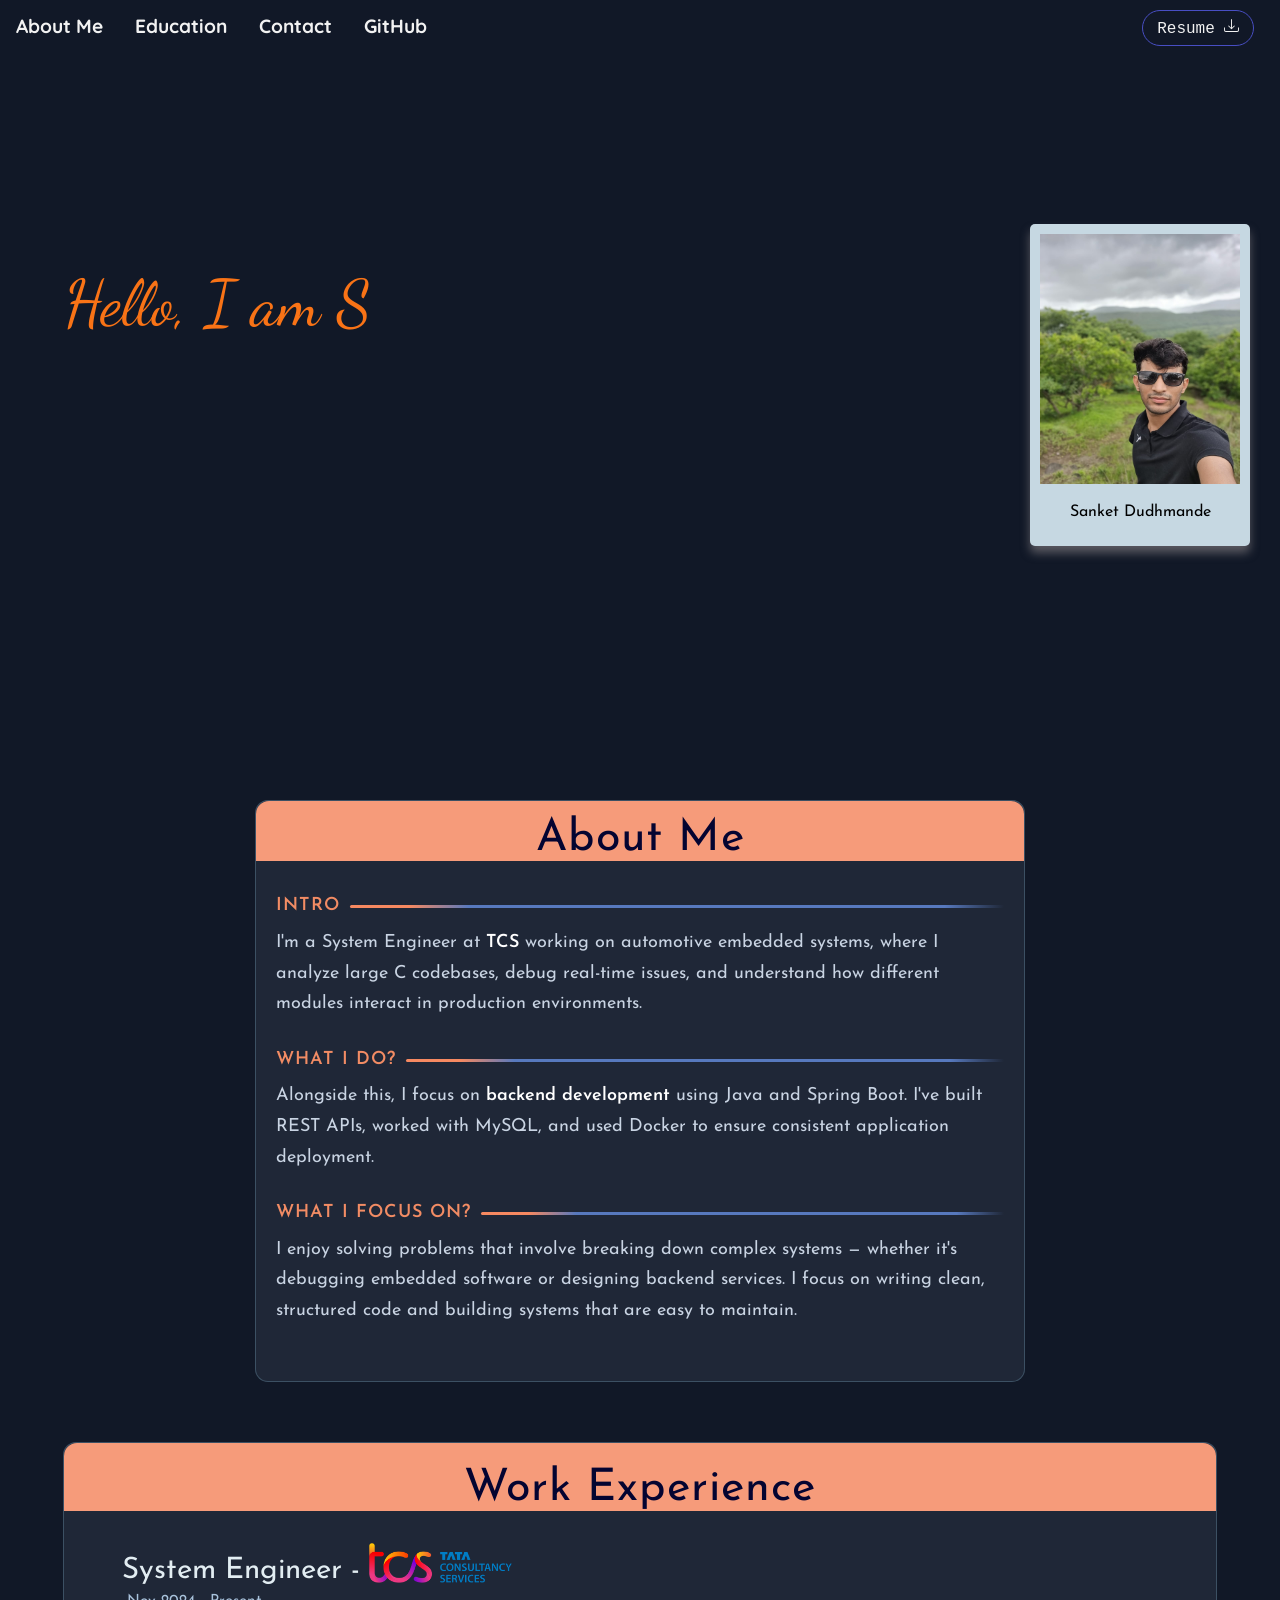
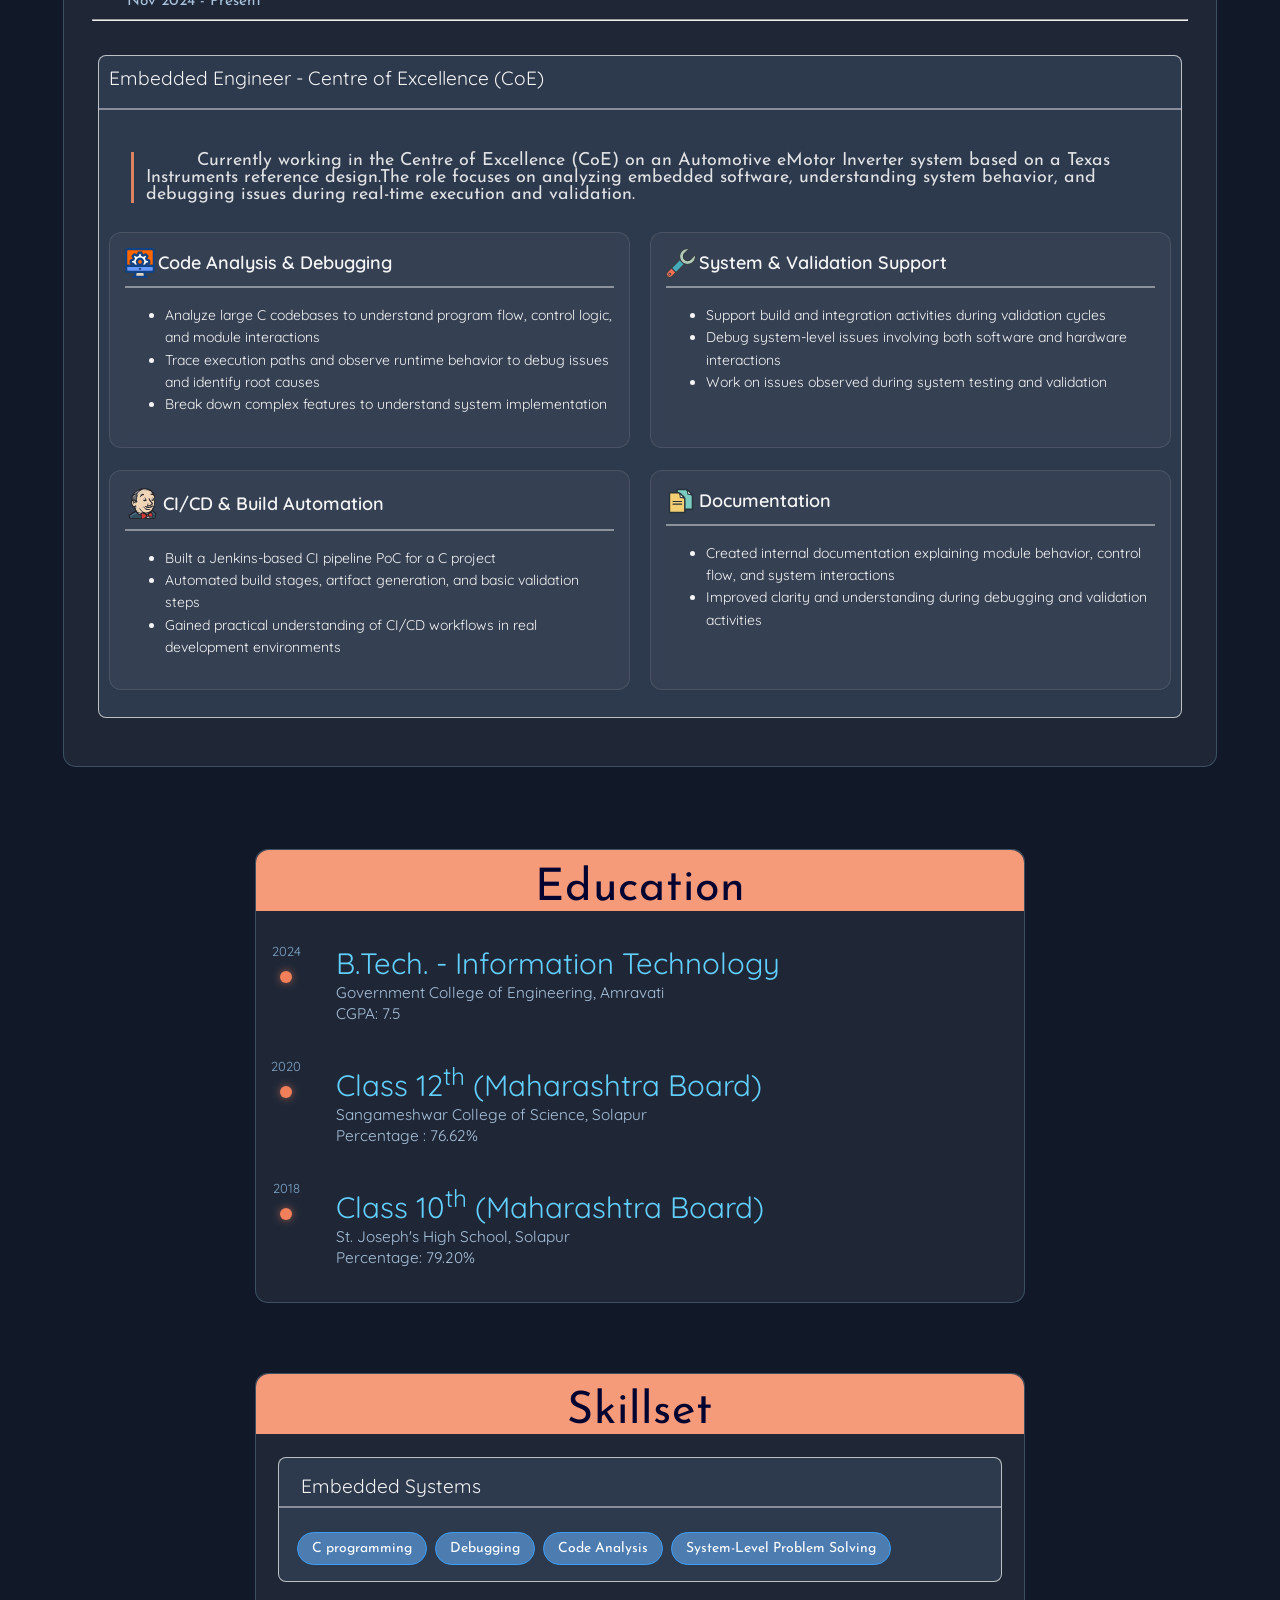
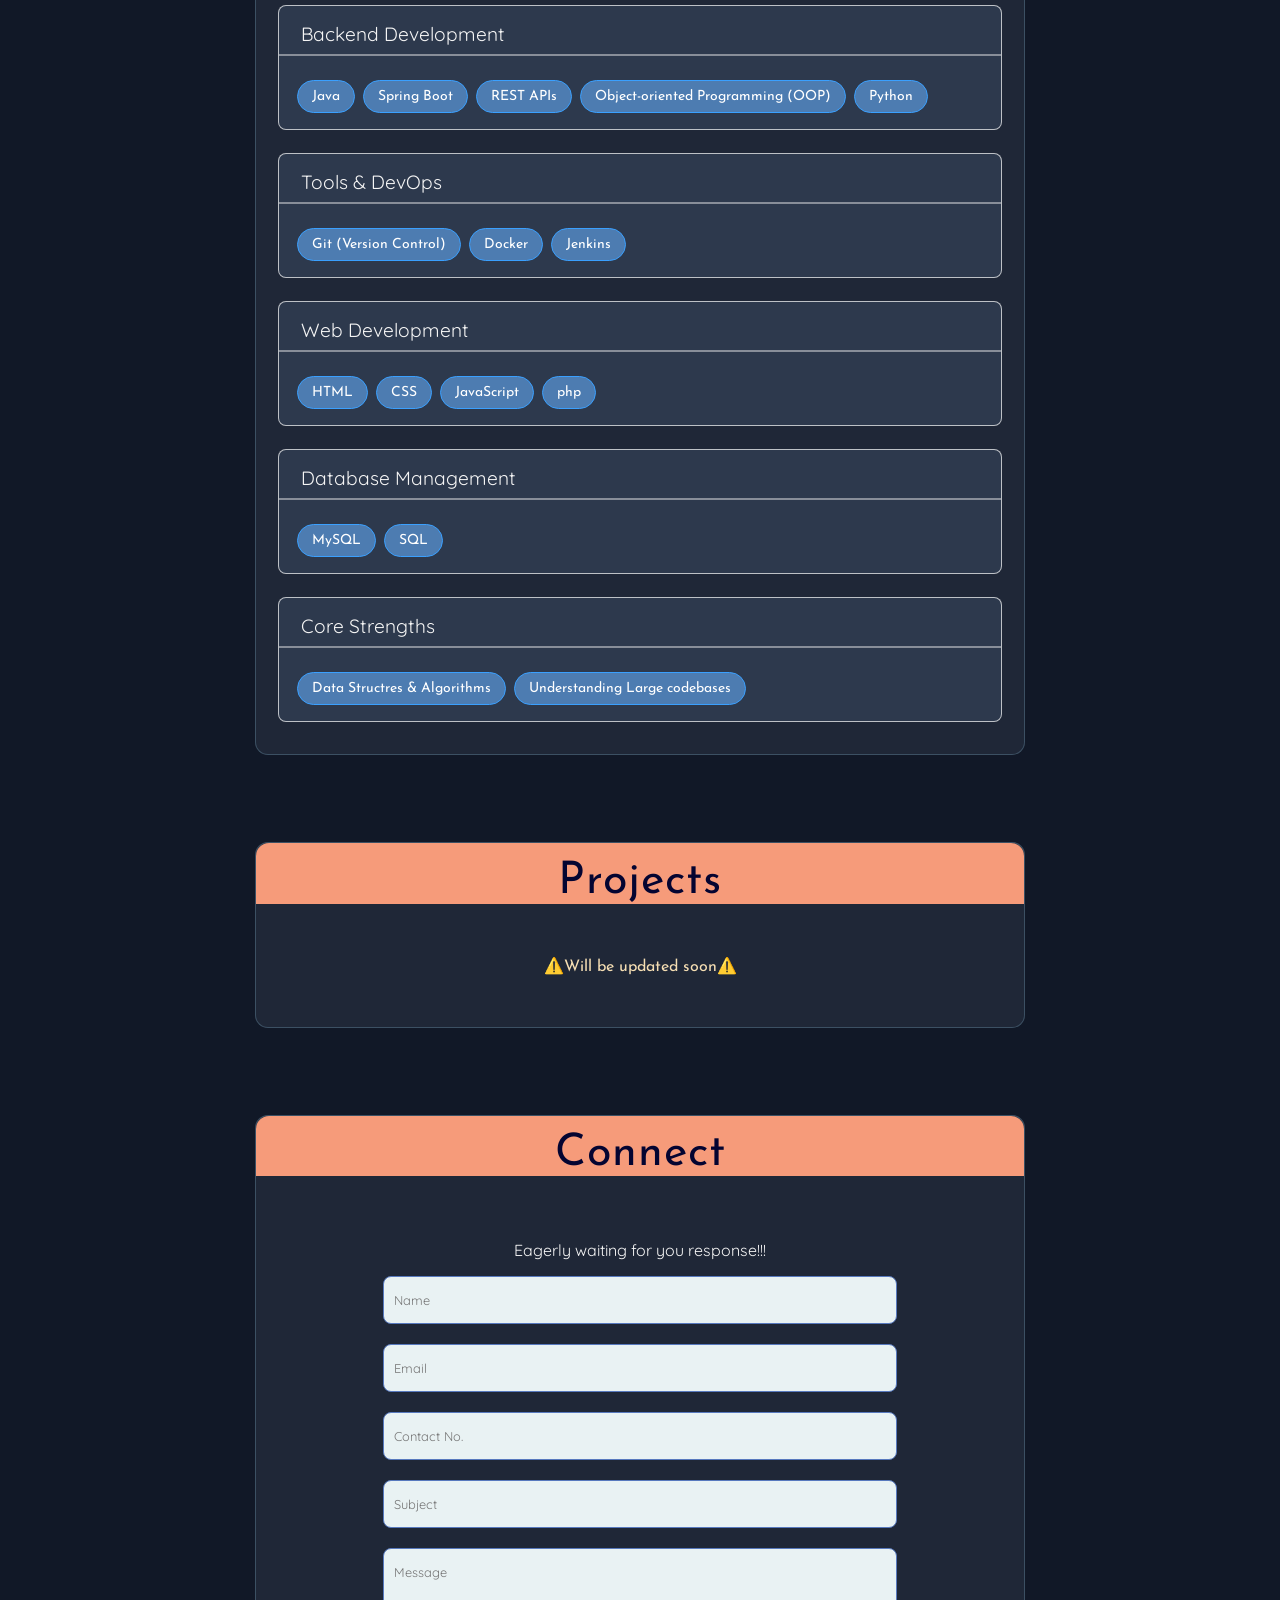
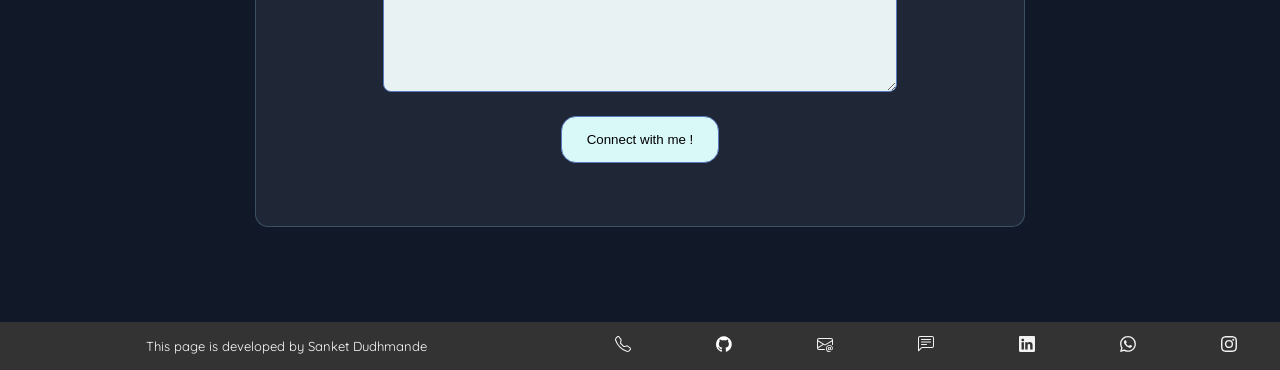
<file: index.html>
<!DOCTYPE html>
<html lang="en">

<head>
  <meta charset="UTF-8">
  <meta name="viewport" content="width=device-width, initial-scale=1.0">
  <title>Sanket Dudhmande's Portfolio</title>
  <link rel="stylesheet" href="stylesheet.css">
  <script src="script.js"></script>
  <link rel="stylesheet" href="https://cdnjs.cloudflare.com/ajax/libs/font-awesome/4.7.0/css/font-awesome.min.css">
</head>

<body onload="typeWriterlap()">
  <!-- <body> -->

  <div class="topnav" id="myTopnav">
    <a href="#about">About Me</a>
    <a href="#education">Education</a>
    <a href="#contact">Contact</a>
    <a href="https://github.com/sanket-dudhmande" download>GitHub</a>

    <a href="https://drive.google.com/file/d/1eiq_07otg3Gwh4X3kVtms3jgaAzDRCXO/view?usp=share_link" target="_blank"
      class="resume" id="resumebtn">
      Resume <svg xmlns="http://www.w3.org/2000/svg" width="15" height="15" fill="currentColor" class="bi bi-download"
        viewBox="0 0 16 16">
        <path
          d="M.5 9.9a.5.5 0 0 1 .5.5v2.5a1 1 0 0 0 1 1h12a1 1 0 0 0 1-1v-2.5a.5.5 0 0 1 1 0v2.5a2 2 0 0 1-2 2H2a2 2 0 0 1-2-2v-2.5a.5.5 0 0 1 .5-.5z" />
        <path
          d="M7.646 11.854a.5.5 0 0 0 .708 0l3-3a.5.5 0 0 0-.708-.708L8.5 10.293V1.5a.5.5 0 0 0-1 0v8.793L5.354 8.146a.5.5 0 1 0-.708.708l3 3z" />
      </svg>

    </a>
  </div>

  <br>
  <br>


  <!-- Bottom nav for mobile -->
  <div class="bottomnav" id="mybottomnav">
    <a href="#about">About Me</a>
    <a href="#education">Education</a>
    <a href="#contact">Contact</a>
    <a href="https://drive.google.com/file/d/1eiq_07otg3Gwh4X3kVtms3jgaAzDRCXO/view?usp=share_link">Resume</a>
  </div>

  <br><br><br><br>

  <div class="landing">
    <div class="entprofile">
      <div class="profile">
        <img src="new1.jpeg" alt="Sanket Dudhmande" class="profilepic">
        <p class="profname">Sanket Dudhmande</p>
      </div>
    </div>

    <p id="demolap"></p>

    <div class="displaylap">
      <!-- <br><br><br><br> -->
    </div>

    <div class="entprofilemob">
      <div class="profilemob">
        <img src="new1.jpeg" alt="Sanket Dudhmande" class="profilepicmob">
        <p class="profname">Sanket Dudhmande</p>
      </div>
    </div>


    <div class="displaymob">
      <br><br><br>
      <br><br><br>
    </div>

    <div class="displaylap">
      <br><br><br><br><br><br><br><br><br><br><br><br>
      <!-- <br><br><br><br><br><br><br><br><br> -->
       <br><br><br><br>
    </div>

  </div>

  <div class="topics">
    <div class="block-title">
      <div class="topic_title">About Me</div>


      <div class="about-container">

        <div class="about-block">
          <div class="about-section-title">INTRO</div>
          <p>
            I'm a System Engineer at <strong>TCS</strong> working on automotive embedded systems,
            where I analyze large C codebases, debug real-time issues, and understand how different
            modules interact in production environments.
          </p>
        </div>

        <div class="about-block">
          <div class="about-section-title">WHAT I DO?</div>
          <p>
            Alongside this, I focus on <strong>backend development</strong> using Java and Spring Boot.
            I've built REST APIs, worked with MySQL, and used Docker to ensure consistent application deployment.
          </p>
        </div>

        <div class="about-block">
          <div class="about-section-title">WHAT I FOCUS ON?</div>
          <p>
            I enjoy solving problems that involve breaking down complex systems — whether it's debugging
            embedded software or designing backend services. I focus on writing clean, structured code
            and building systems that are easy to maintain.
          </p>
        </div>


      </div>

    </div>

    <br><br>
    <br><br>

    <div class="topics">
      <div id="workexperience">
        <div class="topic_title">Work Experience</div>
        <br><br>
        <div id="jobProfile">
          System Engineer -
          <img src="edited-photo.png" alt="TATA Consultancy Services, Pune" class="tcs_logo">
          <span class="company-name">TATA Consultancy Services, Pune</span>
        </div>

        <div class="jobyear">Nov 2024 - Present</div>

        <hr style="max-width: 95%; color: rgb(164, 193, 247);margin-top: 10px;">

        <div class="new-skill-type">
          <span class="tcs-profile">Embedded Engineer - Centre of Excellence (CoE)</span>
          <br>
          <hr class="skillset-hr"><br>

          <p class="work-context">
            Currently working in the Centre of Excellence (CoE) on an Automotive eMotor Inverter system based on a Texas
            Instruments reference design.The role focuses on analyzing embedded software, understanding system behavior,
            and debugging issues during real-time execution and validation.
          </p>

          <div class="otherdetlap">
            <div class="fieldseteca">

              <div class="extracursection">

                <div class="extracurriculartitle">
                  <svg width="30px" height="30px" viewBox="0 -0.25 79.5 79.5" xmlns="http://www.w3.org/2000/svg"
                    fill="#000000">
                    <g id="SVGRepo_bgCarrier" stroke-width="0"></g>
                    <g id="SVGRepo_tracerCarrier" stroke-linecap="round" stroke-linejoin="round"></g>
                    <g id="SVGRepo_iconCarrier">
                      <g id="Coding" transform="translate(-80.251 -390.392)">
                        <g id="Group_30" data-name="Group 30">
                          <g id="Group_29" data-name="Group 29">
                            <g id="Group_28" data-name="Group 28">
                              <g id="Group_27" data-name="Group 27">
                                <path id="Path_64" data-name="Path 64"
                                  d="M159.751,398.392V448.3a8.011,8.011,0,0,1-8,8H135.08l1.09,7.09h1.46a3,3,0,0,1,0,6H102.37a3,3,0,1,1,0-6h1.46l1.09-7.09H88.251a8.01,8.01,0,0,1-8-8v-49.91a8.01,8.01,0,0,1,8-8h63.5A8.011,8.011,0,0,1,159.751,398.392Zm-6,49.91v-8.111h-67.5V448.3a2.025,2.025,0,0,0,2,2h63.5A2.026,2.026,0,0,0,153.751,448.3Zm0-14.111v-35.8a2.026,2.026,0,0,0-2-2h-63.5a2.024,2.024,0,0,0-2,2v35.8H98.81l-4.17-1.249a3,3,0,0,1-2.139-2.881v-6.8a3.01,3.01,0,0,1,2.139-2.88l5.51-1.651c.061-.17.13-.329.21-.5l-2.73-5.069a2.992,2.992,0,0,1,.52-3.54l4.811-4.811a2.992,2.992,0,0,1,3.54-.52l5.069,2.73c.17-.079.33-.139.5-.21l1.65-5.509a3,3,0,0,1,2.88-2.14h6.8a3,3,0,0,1,2.88,2.14l1.65,5.509c.17.071.33.131.5.21l5.071-2.73a3,3,0,0,1,3.539.52l4.81,4.821a2.987,2.987,0,0,1,.52,3.54l-2.72,5.07c.07.16.14.329.2.489l5.51,1.651a3.012,3.012,0,0,1,2.141,2.88v6.8a3.005,3.005,0,0,1-2.141,2.881l-4.169,1.249Zm-12.25-6.36v-2.339l-4.821-1.451a2.948,2.948,0,0,1-2-1.97,15.4,15.4,0,0,0-1.05-2.53,2.976,2.976,0,0,1,.01-2.81l2.39-4.44-1.66-1.659-4.44,2.389a2.971,2.971,0,0,1-2.81.01,16.278,16.278,0,0,0-2.53-1.049,2.952,2.952,0,0,1-1.97-2l-1.45-4.82h-2.34l-1.45,4.82a2.966,2.966,0,0,1-1.98,2,15.683,15.683,0,0,0-2.52,1.059,3.019,3.019,0,0,1-2.82-.02l-4.44-2.389-1.65,1.659,2.39,4.431a2.994,2.994,0,0,1,.01,2.819,15.487,15.487,0,0,0-1.05,2.53,2.983,2.983,0,0,1-2,1.97L98.5,425.492v2.339l4.819,1.45a3,3,0,0,1,2,1.981,15.958,15.958,0,0,0,1.05,2.509,2.387,2.387,0,0,1,.16.42h5.62a10.89,10.89,0,1,1,15.7,0h5.611c.049-.139.1-.269.159-.41a15.674,15.674,0,0,0,1.06-2.519,2.964,2.964,0,0,1,2-1.981Zm-11.4,35.561L129,456.3H110.99l-1.09,7.09Zm-5.21-36.73a4.89,4.89,0,1,0-4.889,4.89A4.9,4.9,0,0,0,124.89,426.662Z"
                                  fill="#104386"></path>
                                <path id="Path_65" data-name="Path 65"
                                  d="M153.751,398.392v35.8h-12.56l4.169-1.249a3.005,3.005,0,0,0,2.141-2.881v-6.8a3.012,3.012,0,0,0-2.141-2.88l-5.51-1.651c-.06-.16-.13-.329-.2-.489l2.72-5.07a2.987,2.987,0,0,0-.52-3.54l-4.81-4.821a3,3,0,0,0-3.539-.52l-5.071,2.73c-.17-.079-.33-.139-.5-.21l-1.65-5.509a3,3,0,0,0-2.88-2.14v-2.77h28.351A2.026,2.026,0,0,1,153.751,398.392Z"
                                  fill="#f60"></path>
                                <path id="Path_66" data-name="Path 66"
                                  d="M141.5,425.492v2.339l-4.821,1.45a2.964,2.964,0,0,0-2,1.981,15.674,15.674,0,0,1-1.06,2.519c-.06.141-.11.271-.159.41H127.85a10.89,10.89,0,1,0-15.7,0h-5.62a2.387,2.387,0,0,0-.16-.42,15.958,15.958,0,0,1-1.05-2.509,3,3,0,0,0-2-1.981l-4.819-1.45v-2.339l4.819-1.451a2.983,2.983,0,0,0,2-1.97,15.487,15.487,0,0,1,1.05-2.53,2.994,2.994,0,0,0-.01-2.819l-2.39-4.431,1.65-1.659,4.44,2.389a3.019,3.019,0,0,0,2.82.02,15.683,15.683,0,0,1,2.52-1.059,2.966,2.966,0,0,0,1.98-2l1.45-4.82h2.34l1.45,4.82a2.952,2.952,0,0,0,1.97,2,16.278,16.278,0,0,1,2.53,1.049,2.971,2.971,0,0,0,2.81-.01l4.44-2.389,1.66,1.659-2.39,4.44a2.976,2.976,0,0,0-.01,2.81,15.4,15.4,0,0,1,1.05,2.53,2.948,2.948,0,0,0,2,1.97Z"
                                  fill="#ffffff"></path>
                                <path id="Path_67" data-name="Path 67" d="M129,456.3l1.1,7.09H109.9l1.09-7.09Z"
                                  fill="#e1d4c0"></path>
                                <path id="Path_68" data-name="Path 68"
                                  d="M120,421.771a4.891,4.891,0,1,1-4.891,4.891A4.9,4.9,0,0,1,120,421.771Z" fill="#f60">
                                </path>
                                <path id="Path_69" data-name="Path 69"
                                  d="M122.12,443.122a3,3,0,1,1-4.24,0,2.95,2.95,0,0,1,2.121-.831A2.98,2.98,0,0,1,122.12,443.122Z"
                                  fill="#104386"></path>
                                <path id="Path_70" data-name="Path 70"
                                  d="M122.12,447.372a3,3,0,0,0,0-4.25,2.98,2.98,0,0,0-2.119-.831v-2.1h33.75V448.3a2.026,2.026,0,0,1-2,2H120v-2.06A3.048,3.048,0,0,0,122.12,447.372Z"
                                  fill="#69f"></path>
                                <path id="Path_71" data-name="Path 71"
                                  d="M120,450.3H88.251a2.025,2.025,0,0,1-2-2v-8.111H120v2.1a2.95,2.95,0,0,0-2.121.831,3,3,0,0,0,2.121,5.12Z"
                                  fill="#69f"></path>
                                <path id="Path_72" data-name="Path 72"
                                  d="M116.6,399.162a3,3,0,0,0-2.88,2.14l-1.65,5.509c-.17.071-.33.131-.5.21l-5.069-2.73a2.992,2.992,0,0,0-3.54.52l-4.811,4.811a2.992,2.992,0,0,0-.52,3.54l2.73,5.069c-.08.171-.149.33-.21.5l-5.51,1.651a3.01,3.01,0,0,0-2.139,2.88v6.8a3,3,0,0,0,2.139,2.881l4.17,1.249H86.251v-35.8a2.024,2.024,0,0,1,2-2H123.4v2.77Z"
                                  fill="#f60"></path>
                              </g>
                            </g>
                          </g>
                        </g>
                      </g>
                    </g>
                  </svg>
                  Code Analysis & Debugging
                </div>
                <hr class="skillset-hr">
                <ul>
                  <li class="list-item-lap">Analyze large C codebases to understand program flow, control logic, and
                    module interactions</li>
                  <li class="list-item-lap">Trace execution paths and observe runtime behavior to debug issues and
                    identify root causes</li>
                  <li class="list-item-lap">Break down complex features to understand system implementation</li>
                </ul>
              </div>

              <div class="extracursection">
                <div class="extracurriculartitle">
                  <svg version="1.0" id="Layer_1" xmlns="http://www.w3.org/2000/svg"
                    xmlns:xlink="http://www.w3.org/1999/xlink" width="30px" height="30px" viewBox="0 0 64 64"
                    enable-background="new 0 0 64 64" xml:space="preserve" fill="#000000">
                    <g id="SVGRepo_bgCarrier" stroke-width="0"></g>
                    <g id="SVGRepo_tracerCarrier" stroke-linecap="round" stroke-linejoin="round"></g>
                    <g id="SVGRepo_iconCarrier">
                      <g>
                        <path fill="#F76D57"
                          d="M12.243,60.244c-2.342,2.342-6.143,2.342-8.485-0.001s-2.343-6.142,0.001-8.485l7.793-7.793l8.486,8.485 L12.243,60.244z">
                        </path>
                        <path fill="#45AAB8"
                          d="M21.451,51.036l-8.486-8.485l16.806-16.806c1.773,3.71,4.773,6.711,8.484,8.485L21.451,51.036z">
                        </path>
                        <path fill="#B4CCB9"
                          d="M46,34c-8.836,0-16-7.164-16-16S37.164,2,46,2c0.594,0,1.18,0.038,1.758,0.102l-8.83,8.828 c-3.904,3.904-3.904,10.236,0,14.143c3.906,3.906,10.238,3.904,14.143,0l8.83-8.828C61.963,16.82,62,17.406,62,18 C62,26.836,54.838,34,46,34z">
                        </path>
                        <g>
                          <path fill="#394240"
                            d="M8,53c-1.656,0-3,1.344-3,3s1.344,3,3,3s3-1.344,3-3S9.657,53,8,53z M8,57c-0.553,0-1-0.447-1-1 s0.447-1,1-1s1,0.447,1,1S8.553,57,8,57z">
                          </path>
                          <path fill="#394240"
                            d="M63.652,14.49c-0.277-1.584-1.283-1.544-2.209-0.618s-9.787,9.786-9.787,9.786 c-3.123,3.123-8.189,3.123-11.312-0.001c-3.125-3.124-3.125-8.188,0-11.313c0,0,8.963-8.963,9.787-9.786 c0.822-0.823,0.9-1.901-0.621-2.21C48.375,0.117,47.201,0,46,0c-9.941,0-18,8.06-18,18c0,2.008,0.344,3.933,0.949,5.736 L2.342,50.344c-3.123,3.123-3.123,8.189,0.001,11.313s8.19,3.124,11.313,0.001l26.607-26.607C42.068,35.657,43.992,36,46,36 c9.941,0,18-8.06,18-18C64,16.799,63.852,15.631,63.652,14.49z M12.243,60.244c-2.342,2.342-6.143,2.342-8.485-0.001 s-2.343-6.142,0.001-8.485l7.793-7.793l8.486,8.485L12.243,60.244z M21.451,51.036l-8.486-8.485l16.806-16.806 c1.773,3.71,4.773,6.711,8.484,8.485L21.451,51.036z M46,34c-8.836,0-16-7.164-16-16S37.164,2,46,2 c0.594,0,1.18,0.038,1.758,0.102l-8.83,8.828c-3.904,3.904-3.904,10.236,0,14.143c3.906,3.906,10.238,3.904,14.143,0l8.83-8.828 C61.963,16.82,62,17.406,62,18C62,26.836,54.838,34,46,34z">
                          </path>
                        </g>
                        <circle fill="#B4CCB9" cx="8" cy="56" r="1"></circle>
                      </g>
                    </g>
                  </svg>
                  System & Validation Support
                </div>
                <hr class="skillset-hr">
                <ul>
                  <li class="list-item-lap">Support build and integration activities during validation cycles</li>
                  <li class="list-item-lap">Debug system-level issues involving both software and hardware interactions
                  </li>
                  <li class="list-item-lap">Work on issues observed during system testing and validation</li>

                </ul>


              </div>
            </div>
          </div>

          <div class="otherdetlap">
            <div class="fieldseteca">
              <div class="extracursection">
                <div class="extracurriculartitle">
                  <svg width="35px" height="35px" viewBox="0 0 32 32" xmlns="http://www.w3.org/2000/svg" fill="#000000">
                    <g id="SVGRepo_bgCarrier" stroke-width="0"></g>
                    <g id="SVGRepo_tracerCarrier" stroke-linecap="round" stroke-linejoin="round"></g>
                    <g id="SVGRepo_iconCarrier">
                      <title>file_type_jenkins</title>
                      <path d="M19.513,25.173c-.068,0-.136,0-.2-.01C19.378,25.169,19.445,25.173,19.513,25.173Z"
                        style="fill:none"></path>
                      <path d="M18.919,25.087a1.93,1.93,0,0,0,.392.076A1.93,1.93,0,0,1,18.919,25.087Z"
                        style="fill:none"></path>
                      <path d="M20.091,27.511c-.021-.121-.043-.221-.064-.31h0c.021.089.043.189.064.31Z"
                        style="fill:none"></path>
                      <path d="M7.436,14.214A.832.832,0,0,1,7.6,14.1.581.581,0,0,0,7.436,14.214Z" style="fill:#f0d6b7">
                      </path>
                      <path
                        d="M10.412,18.253c.06.421.24,4.164,2.766,6.25a15.465,15.465,0,0,0,1.549.162c.28-.6,1.312-.554,1.985-.4a6.648,6.648,0,0,1-2.176-1.778,4.466,4.466,0,0,1-1.472-2.656c1.348,1.87,2.462,3.5,4.913,4.326,1.855.622,4.021-.285,5.446-1.286a6.258,6.258,0,0,0,1.365-1.68,14.242,14.242,0,0,0,2.145-8.621,9.567,9.567,0,0,0-.5-3.446c-.453-.908-1.984-1.72-2.88-.9a1.07,1.07,0,0,1-.016-.246c-.143.134-.23.232-.23.232a1.209,1.209,0,0,1-.122-.487,1.551,1.551,0,0,1,1.5-1.5,8.674,8.674,0,0,0-1.479-1.563,10.49,10.49,0,0,0-6.047-.222,8.06,8.06,0,0,0-5.975,5.4,14.085,14.085,0,0,0-.388,2.263c-.031.884.416,1.655.45,2.617-.239.394-.969.443-1.474.416-.037-.187-.082-.379-.136-.566a5.158,5.158,0,0,0-1.265-.5,1.719,1.719,0,0,1,1.009,2.038c-.373-.213-.462-1.15-.9-1.177-.626-.038-.512,1.216-.509,1.95a2.291,2.291,0,0,1-.19-2.213c-.284-.139-.444.061-.6.217-.222,1.036-.547,1.873.062,2.92a1.734,1.734,0,0,0,1.414.6c.567-.056.706-.624,1.324-.618A.513.513,0,0,1,10.412,18.253ZM16.861,20.2l-.3-.061s-.314-1.1-.163-1.306c.08-.107.52-.268,1.136.028C17.53,18.862,16.8,18.984,16.861,20.2Zm5.706,1.341a5.27,5.27,0,0,1-3.426-.014A4.687,4.687,0,0,1,17.858,20.1c-.155-.2-.927-.708-.012-.709h0c.717,1.8,3.18,1.592,5.257,1.543A1.111,1.111,0,0,1,22.567,21.542Zm.3-1.6a4.016,4.016,0,0,1,0-1.063,8.538,8.538,0,0,0,2.96-1.185h0A3.425,3.425,0,0,1,22.866,19.939Zm2.756-8.073c-.183.061-1.37.762-1.278-.122a1.348,1.348,0,0,1,1.026-1.077,3.037,3.037,0,0,1,0-.4h0l.079,0a17.146,17.146,0,0,0,1.172,2.29c-.317.738-2.4,1.39-2.366.066.45-.2,1.227-.04,1.626-.291-.094-.257-.2-.5-.3-.756Zm-5.187,4.75a.719.719,0,0,1,.046.1c.091-.507.259-1.1.548-1.013a.684.684,0,0,1,.5.638,6.908,6.908,0,0,0-.948.738c.065.3.144.6.523.668,1.106.189,2.393-.677,3.189-.979.493-.832-.043-1.138-.487-1.673-.91-1.1-2.13-2.456-2.086-4.1.368-.267.4.407.452.53a15.006,15.006,0,0,0,2.543,3.486c.214.234.567.459.606.614.113.451-.294.991-.247,1.29h0a6.587,6.587,0,0,1-4.466,1.4A1.322,1.322,0,0,1,20.434,16.615Zm1.958,2.321A4.933,4.933,0,0,1,22.47,20c-1.811.09-3.952-.358-4.427-1.629A10.285,10.285,0,0,0,22.393,18.936Zm-4.256-8.648a6.954,6.954,0,0,0,.977,1.829c.228.222.67.492.451,1.109a1.406,1.406,0,0,1-.642.534c-.79.233-2.631.048-2.008-.937.653.03,1.532.424,2.02-.05-.095-.152-.209-.341-.322-.551-.5.316-1.874.33-1.874-.479,0-.852,1.339-1.034,1.339-1.034l.01.024A1.11,1.11,0,0,1,18.137,10.288ZM14.914,7.363c1.195-.815,1.8-.35,2.1.188a.568.568,0,0,1,.274.828c-1.658-.386-2.482.694-2.985,1.814-.129.234-.136.068-.21-.136a.392.392,0,0,1-.061-.136A.551.551,0,0,0,13.94,9.8C13.7,9.553,13.575,8.276,14.914,7.363Z"
                        style="fill:#f0d6b7"></path>
                      <path
                        d="M6.283,29.28h8.753c-.04-.135-.079-.268-.118-.394a12.164,12.164,0,0,1-.476-1.948,21.079,21.079,0,0,1-3.087-1.655,2.353,2.353,0,0,1-.24-.257L5.849,27.379S6.038,28.133,6.283,29.28Z"
                        style="fill:#335061"></path>
                      <path
                        d="M9.433,7A2.125,2.125,0,0,1,9.9,6.912a3.817,3.817,0,0,0,.747.029c.494-.123.912-1.231,1.285-1.644a11.333,11.333,0,0,1,.941-.776A7.346,7.346,0,0,0,9.433,7Z"
                        style="fill:#6d6b6d"></path>
                      <path
                        d="M7.177,12.586a2.147,2.147,0,0,1,3.145,1.747c.694-.018.259-.866.134-1.413-.369-1.608.487-3.34.192-4.861C6.782,8.637,7,11.606,7.177,12.586Z"
                        style="fill:#6d6b6d"></path>
                      <path
                        d="M13.249,3.851c-1.82.516-4.152,1.838-4.9,3.473A7.389,7.389,0,0,0,9.433,7a7.346,7.346,0,0,1,3.44-2.479,1.647,1.647,0,0,0,.159-.166c.192-.093.476-.086.487-.375C13.436,3.891,13.348,3.823,13.249,3.851Z"
                        style="fill:#dcd9d8"></path>
                      <path
                        d="M7.5,8.985c-.8.885-.636,2.542-.538,3.721a2.321,2.321,0,0,1,.218-.12c-.18-.979-.394-3.949,3.471-4.527a2.81,2.81,0,0,0-.142-.493A4.409,4.409,0,0,0,7.5,8.985Z"
                        style="fill:#dcd9d8"></path>
                      <path
                        d="M10.412,18.253a.513.513,0,0,0-.42-.468c.335.668-.516.878-.6,1.355a3.837,3.837,0,0,0,.125.832,11.351,11.351,0,0,0,1.445,3.365,3.181,3.181,0,0,0,2.22,1.166C10.652,22.418,10.472,18.674,10.412,18.253Z"
                        style="fill:#f7e4cd"></path>
                      <path
                        d="M21.525,16.338a.684.684,0,0,0-.5-.638c-.289-.082-.457.506-.548,1.013a2.376,2.376,0,0,1,.1.363A6.908,6.908,0,0,1,21.525,16.338Z"
                        style="fill:#f7e4cd"></path>
                      <path
                        d="M24.344,11.744c-.092.884,1.1.183,1.278.122l-.043-.286a3.235,3.235,0,0,1-.209-.913A1.348,1.348,0,0,0,24.344,11.744Z"
                        style="fill:#f7e4cd"></path>
                      <path
                        d="M16.739,11.744c0,.809,1.371.795,1.874.479a4.053,4.053,0,0,1-.525-1.489l-.01-.024S16.739,10.892,16.739,11.744Z"
                        style="fill:#f7e4cd"></path>
                      <path
                        d="M7.192,14.885a.8.8,0,0,1-.125.109,1.221,1.221,0,0,1,.37-.781A.581.581,0,0,1,7.6,14.1a.979.979,0,0,1,.782-.032,5.158,5.158,0,0,1,1.265.5c-.193-.664-.524-1.263-1.208-1.338a2.034,2.034,0,0,0-2.2,1.963A3.858,3.858,0,0,0,7.254,17.8C6.644,16.758,6.97,15.921,7.192,14.885Z"
                        style="fill:#f7e4cd"></path>
                      <path
                        d="M17.165,4.443a10.49,10.49,0,0,1,6.047.222,4.127,4.127,0,0,0-.49-.329c-1.889-1.066-5.086-1.867-7.1-.866-1.621.808-3.813,2.146-4.56,3.841a4.109,4.109,0,0,1,.123,2.532A8.06,8.06,0,0,1,17.165,4.443Z"
                        style="fill:#f7e4cd"></path>
                      <path
                        d="M23.188,7.728a1.209,1.209,0,0,0,.122.487s.087-.1.23-.232c.031-.734.865-1.152,1.832-.866-.222-.286-.447-.589-.681-.889A1.551,1.551,0,0,0,23.188,7.728Z"
                        style="fill:#f7e4cd"></path>
                      <path d="M14.092,10.058c.074.2.082.37.21.136A.348.348,0,0,1,14.092,10.058Z" style="fill:#f7e4cd">
                      </path>
                      <path
                        d="M14.032,9.922a1.486,1.486,0,0,1,.114-.758,2.816,2.816,0,0,1,2.47-1.755,1.149,1.149,0,0,1,.4.143c-.3-.538-.9-1-2.1-.188-1.338.913-1.217,2.19-.973,2.434A.551.551,0,0,1,14.032,9.922Z"
                        style="fill:#f7e4cd"></path>
                      <path
                        d="M5.849,27.379l5.266-2.353c-.386-.448-1.079-1.3-1.2-1.257a24.079,24.079,0,0,0-5.61,3.485,20.236,20.236,0,0,1,.81,2.026H6.283C6.038,28.133,5.849,27.379,5.849,27.379Z"
                        style="fill:#49728b"></path>
                      <path
                        d="M27,29.307a20.836,20.836,0,0,0,.548-2.058c.036-.181.106-.475.156-.756l-2.886-2.144a5.123,5.123,0,0,1,.13,3.9c.1.372.454.515.6.85-.034.06-.068.119-.1.179h1.476A.149.149,0,0,1,27,29.307Z"
                        style="fill:#335061"></path>
                      <path d="M24.441,28.074a1.081,1.081,0,0,0,.172-.381,1.081,1.081,0,0,1-.172.381Z"
                        style="fill:#335061"></path>
                      <path d="M23.617,23.946a.948.948,0,0,1,.514-.106l-.238-.177A1.457,1.457,0,0,0,23.617,23.946Z"
                        style="fill:#335061"></path>
                      <path
                        d="M27.756,25.879c-.074-.537-.8-.935-1.172-1.266C25.9,24,25.472,23.46,24.761,22.887a4.391,4.391,0,0,1-.869.776l.238.177a.932.932,0,0,1,.686.51L27.7,26.493A2.339,2.339,0,0,0,27.756,25.879Z"
                        style="fill:#49728b"></path>
                      <path
                        d="M20.572,29.2a.438.438,0,0,0,.009.076h.479a.333.333,0,0,1,.666,0H22.5v-.03c-.274-.144-.873-.455-1.2-.593C20.876,28.475,20.572,29.2,20.572,29.2Z"
                        style="fill:#fff"></path>
                      <path
                        d="M20.572,29.2s.3-.73.73-.548c.322.138.921.449,1.2.593.01-.22.02-.44.034-.66-.618.039-.961-.559-1.394-.605-.378-.041-.7.435-1.19.229-.113.124-.215.259-.33.381a6.313,6.313,0,0,1,.489.685h.476A.438.438,0,0,1,20.572,29.2Z"
                        style="fill:#dcd9d8"></path>
                      <path
                        d="M14.511,25.169a6.738,6.738,0,0,1-2.269-.4.282.282,0,0,0,.017.421,7.657,7.657,0,0,0,2.14.578A1.748,1.748,0,0,0,14.511,25.169Z"
                        style="fill:#fff"></path>
                      <path
                        d="M14.357,26.069a1.233,1.233,0,0,1,.041-.3,7.657,7.657,0,0,1-2.14-.578A4.237,4.237,0,0,0,14.357,26.069Z"
                        style="fill:#dcd9d8"></path>
                      <path
                        d="M24.613,27.693a2.963,2.963,0,0,0,.073-.87,7.057,7.057,0,0,0-.2-1.378,3,3,0,0,0-1.009.049c-.3.061-.609.122-.669.487s.122.548-.061.852-.487.122-.791.3c-.207.124-.076.445.029.638a12.138,12.138,0,0,0,2.459.3A1.081,1.081,0,0,0,24.613,27.693Z"
                        style="fill:#d33833"></path>
                      <path d="M15.562,29.219c.016.043.033.088.047.128s.029.093.042.139l-.009-.117Z"
                        style="fill:#d33833"></path>
                      <path
                        d="M19.563,27.925q.01-.264.021-.527a1.309,1.309,0,0,1-.96-.074c-.937-.511-.05-.36-.382-1.038a3.236,3.236,0,0,0-1.224-.365c-1.228,0-1.7-.247-1.568,1.169.069.76.131,1.519.191,2.28.1.188.19.357.262.5a4.834,4.834,0,0,0,1.833-.559A21.007,21.007,0,0,0,19.563,27.925Z"
                        style="fill:#d33833"></path>
                      <path d="M20.027,27.2c.021.089.043.189.064.31h0a.7.7,0,1,0,.428-1.31A.953.953,0,0,1,20.027,27.2Z"
                        style="fill:#d33833"></path>
                      <path
                        d="M21.953,27.137c.3-.183.609,0,.791-.3s0-.487.061-.852.365-.426.669-.487a3,3,0,0,1,1.009-.049,1.125,1.125,0,0,0-.348-.652c-.747-.436-2.056.825-2.665,1.093l-.057.023a1.694,1.694,0,0,1,.175.558A1.475,1.475,0,0,1,22,26.429a1.761,1.761,0,0,1,.276.033c.045.009.089.02.133.032a1.463,1.463,0,0,1,.243.092,4.209,4.209,0,0,0-.757.1.7.7,0,0,0-.2.095,8.618,8.618,0,0,0-.035.9q.158.045.322.084C21.877,27.582,21.746,27.261,21.953,27.137Z"
                        style="fill:#ef3d3a"></path>
                      <path d="M15.651,29.485c.051.183.095.348.253.385-.072-.144-.163-.313-.262-.5Z"
                        style="fill:#ef3d3a"></path>
                      <path
                        d="M15.45,27.089c-.129-1.416.34-1.169,1.568-1.169a3.236,3.236,0,0,1,1.224.365c.332.678-.555.527.382,1.038a1.309,1.309,0,0,0,.96.074l0-.063a3.039,3.039,0,0,0-.916-.29,3.5,3.5,0,0,0-.371-.036,1.555,1.555,0,0,1,.291-.106,3.285,3.285,0,0,0,.906-.281c0-.079.006-.158.009-.236a1.883,1.883,0,0,1-.2-.027,1.565,1.565,0,0,1-.177-.044,1.585,1.585,0,0,1-.294-.127c-.178-.1-.331-.216-.525-.322a9.077,9.077,0,0,0-2.408-.881c-.921-.176-.929,1.105-.89,2.049,0,.1.008.192.013.28a6.585,6.585,0,0,0,.544,1.9l.079.15C15.582,28.609,15.519,27.849,15.45,27.089Z"
                        style="fill:#ef3d3a"></path>
                      <path
                        d="M20.52,26.2a1.009,1.009,0,0,0-.582.2,1.7,1.7,0,0,0,.007.412c.011.079.028.155.048.238l.031.131,0,.017h0A.953.953,0,0,0,20.52,26.2Z"
                        style="fill:#ef3d3a"></path>
                      <path
                        d="M14.146,9.164a1.486,1.486,0,0,0-.114.758.392.392,0,0,0,.061.136.348.348,0,0,0,.21.136c.5-1.12,1.327-2.2,2.985-1.814a.568.568,0,0,0-.274-.828,1.149,1.149,0,0,0-.4-.143A2.816,2.816,0,0,0,14.146,9.164Z"
                        style="fill:#231f20"></path>
                      <path
                        d="M24.252,12.627c-.032,1.324,2.049.672,2.366-.066a17.146,17.146,0,0,1-1.172-2.29l-.079,0h0a3.037,3.037,0,0,0,0,.4,3.235,3.235,0,0,0,.209.913c.095.256.205.5.3.756C25.479,12.587,24.7,12.43,24.252,12.627Z"
                        style="fill:#231f20"></path>
                      <path
                        d="M18.934,12.773c-.488.474-1.367.08-2.02.05-.623.985,1.218,1.17,2.008.937a1.406,1.406,0,0,0,.642-.534c.219-.617-.223-.887-.451-1.109a6.954,6.954,0,0,1-.977-1.829,1.11,1.11,0,0,0-.049.445,4.053,4.053,0,0,0,.525,1.489C18.726,12.432,18.839,12.621,18.934,12.773Z"
                        style="fill:#231f20"></path>
                      <path
                        d="M20.605,18.315a6.587,6.587,0,0,0,4.466-1.4h0c-.047-.3.36-.84.247-1.29-.039-.155-.392-.38-.606-.614a15.006,15.006,0,0,1-2.543-3.486c-.053-.123-.085-.8-.452-.53-.044,1.642,1.176,3,2.086,4.1.444.535.98.841.487,1.673-.8.3-2.083,1.169-3.189.979-.379-.065-.458-.365-.523-.668a2.376,2.376,0,0,0-.1-.363.719.719,0,0,0-.046-.1A1.322,1.322,0,0,0,20.605,18.315Z"
                        style="fill:#231f20"></path>
                      <path
                        d="M7.6,14.1a.832.832,0,0,0-.159.111,1.221,1.221,0,0,0-.37.781.8.8,0,0,0,.125-.109c.153-.156.313-.357.6-.217a2.291,2.291,0,0,0,.19,2.213c0-.733-.117-1.987.509-1.95.438.027.527.964.9,1.177A1.719,1.719,0,0,0,8.378,14.07.979.979,0,0,0,7.6,14.1Z"
                        style="fill:#231f20"></path>
                      <path
                        d="M22.868,18.875a4.016,4.016,0,0,0,0,1.063,3.425,3.425,0,0,0,2.962-2.249h0A8.538,8.538,0,0,1,22.868,18.875Z"
                        style="fill:#231f20"></path>
                      <path
                        d="M22.47,20a4.933,4.933,0,0,0-.077-1.066,10.285,10.285,0,0,1-4.35-.562C18.518,19.644,20.659,20.092,22.47,20Z"
                        style="fill:#231f20"></path>
                      <path
                        d="M17.846,19.39h0c-.915,0-.143.51.012.709a4.687,4.687,0,0,0,1.284,1.428,5.27,5.27,0,0,0,3.426.014,1.111,1.111,0,0,0,.536-.609C21.026,20.982,18.563,21.189,17.846,19.39Z"
                        style="fill:#231f20"></path>
                      <path
                        d="M24.96,29.28a1.709,1.709,0,0,0-1.042-.753,1.433,1.433,0,0,0-.918.12c-.008.2-.018.415-.031.632Z"
                        style="fill:#81b0c4"></path>
                      <path
                        d="M21.971,24.749c-.686.061-1.493.373-2.252.419-.069,0-.138.006-.206.006s-.136,0-.2-.01a1.93,1.93,0,0,1-.392-.076,1.666,1.666,0,0,1-.188-.07c0,.052-.071.033-.082.076.085.066.167.126.247.179s.159.1.238.143a2.218,2.218,0,0,0,.475.19,3.052,3.052,0,0,0,.816.09c.1,0,.212,0,.327-.009C21.169,25.384,21.537,25.031,21.971,24.749Z"
                        style="fill:#f0d6b7"></path>
                      <path d="M19.086,29.048l-.351.233h.527Q19.176,29.162,19.086,29.048Z" style="fill:#81b0c4"></path>
                      <path
                        d="M4.681,29.769v-.335a.153.153,0,0,1,.153-.153h.283a20.236,20.236,0,0,0-.81-2.026,24.079,24.079,0,0,1,5.61-3.485c.118-.047.811.809,1.2,1.257a2.353,2.353,0,0,0,.24.257,21.079,21.079,0,0,0,3.087,1.655,12.164,12.164,0,0,0,.476,1.948c.039.126.078.26.118.394H15.2a.153.153,0,0,1,.153.153v.158h.139a.153.153,0,0,1,.153.153V30h1.691v-.255a.153.153,0,0,1,.153-.153h.78v-.158a.153.153,0,0,1,.153-.153h.317l.351-.233q.09.114.176.233h.843a6.313,6.313,0,0,0-.489-.685c.115-.122.217-.256.33-.381.492.206.812-.27,1.19-.229.433.046.776.644,1.394.605-.014.22-.024.44-.034.66v.03h.474c.012-.217.023-.429.031-.632a1.433,1.433,0,0,1,.918-.12,1.709,1.709,0,0,1,1.042.753h.481c.034-.06.069-.119.1-.179-.143-.335-.495-.477-.6-.85a5.123,5.123,0,0,0-.13-3.9.932.932,0,0,0-.686-.51.948.948,0,0,0-.514.106,1.457,1.457,0,0,1,.275-.283,4.391,4.391,0,0,0,.869-.776c.712.573,1.141,1.112,1.824,1.725.37.332,1.1.73,1.172,1.266a2.339,2.339,0,0,1-.054.614c-.051.281-.12.575-.156.756A20.836,20.836,0,0,1,27,29.307a.15.15,0,0,1,.072.127V30h.368c.258-.808.511-1.635.766-2.489a6.207,6.207,0,0,0,.478-2.187c-.078-.617-1.04-1.265-1.547-1.754-.281-.271-1.593-1.267-1.669-1.64s.535-1.178.731-1.586a11.669,11.669,0,0,0,.621-1.788c1.032-3.627,1.137-8.611-.339-11.592a12.54,12.54,0,0,0-3.1-3.428c-2.3-1.742-6.563-1.935-9.339-.913a13.481,13.481,0,0,0-2.2.939C10.024,4.628,8.094,5.342,7.555,7.49c-1.328.6-1.729,2.3-1.662,4.268a6.221,6.221,0,0,1,.149,1.227c-.037.184-.286.419-.336.538a5.3,5.3,0,0,0,.609,4.592A3.225,3.225,0,0,0,8.468,19.5a4.568,4.568,0,0,0,.447,1.672c.17.373.805,1.043.571,1.519a6.987,6.987,0,0,1-1.495.966c-1.158.695-2,1.12-3.066,1.89-.692.5-1.773.562-1.6,1.71a17.869,17.869,0,0,0,.808,2.513c.025.078.053.155.08.232h.47ZM13.032,4.355a1.647,1.647,0,0,1-.159.166,11.333,11.333,0,0,0-.941.776c-.373.413-.79,1.521-1.285,1.644A3.817,3.817,0,0,1,9.9,6.912,2.125,2.125,0,0,0,9.433,7a7.389,7.389,0,0,1-1.084.325c.748-1.635,3.08-2.957,4.9-3.473.1-.028.188.04.271.129C13.509,4.268,13.224,4.262,13.032,4.355Zm-2.385,3.7c.3,1.521-.561,3.254-.192,4.861.125.546.56,1.394-.134,1.413a2.147,2.147,0,0,0-3.145-1.747,2.321,2.321,0,0,0-.218.12c-.1-1.179-.266-2.836.538-3.721a4.409,4.409,0,0,1,3.009-1.419A2.81,2.81,0,0,1,10.647,8.059ZM7.254,17.8A3.858,3.858,0,0,1,6.232,15.2a2.034,2.034,0,0,1,2.2-1.963c.684.075,1.014.674,1.208,1.338.054.187.1.379.136.566.505.027,1.235-.022,1.474-.416-.034-.962-.481-1.733-.45-2.617a14.085,14.085,0,0,1,.388-2.263,4.109,4.109,0,0,0-.123-2.532c.747-1.695,2.939-3.032,4.56-3.841,2.009-1,5.207-.2,7.1.866a4.127,4.127,0,0,1,.49.329,8.674,8.674,0,0,1,1.479,1.563c.234.3.459.6.681.889-.967-.287-1.8.132-1.832.866a1.07,1.07,0,0,0,.016.246c.9-.821,2.427-.009,2.88.9a9.567,9.567,0,0,1,.5,3.446,14.242,14.242,0,0,1-2.145,8.621,6.258,6.258,0,0,1-1.365,1.68c-1.425,1-3.591,1.908-5.446,1.286-2.451-.823-3.565-2.456-4.913-4.326a4.466,4.466,0,0,0,1.472,2.656,6.648,6.648,0,0,0,2.176,1.778c-.673-.158-1.7-.208-1.985.4a15.465,15.465,0,0,1-1.549-.162,3.181,3.181,0,0,1-2.22-1.166,11.351,11.351,0,0,1-1.445-3.365,3.837,3.837,0,0,1-.125-.832c.088-.478.939-.687.6-1.355-.618-.006-.757.562-1.324.618A1.734,1.734,0,0,1,7.254,17.8Zm12.77,9.38-.031-.131c-.02-.083-.036-.159-.048-.238a1.7,1.7,0,0,1-.007-.412,1.009,1.009,0,0,1,.582-.2.7.7,0,1,1-.428,1.31c-.021-.121-.043-.221-.064-.31Zm-7.782-2.419a6.738,6.738,0,0,0,2.269.4,1.748,1.748,0,0,1-.112.6,1.233,1.233,0,0,0-.041.3,4.237,4.237,0,0,1-2.1-.882A.282.282,0,0,1,12.242,24.766Zm7.367.839a2.218,2.218,0,0,1-.475-.19c-.078-.042-.157-.09-.238-.143s-.162-.113-.247-.179c.011-.043.079-.024.082-.076a1.666,1.666,0,0,0,.188.07,1.93,1.93,0,0,0,.392.076c.067.006.134.009.2.01s.137,0,.206-.006c.759-.046,1.566-.358,2.252-.419-.433.283-.8.636-1.218.938-.115.006-.224.009-.327.009A3.052,3.052,0,0,1,19.609,25.605Zm-1.872,3.706a4.834,4.834,0,0,1-1.833.559c-.158-.037-.2-.2-.253-.385-.013-.046-.026-.092-.042-.139s-.03-.085-.047-.128a6.585,6.585,0,0,1-.544-1.9c0-.088-.009-.182-.013-.28-.039-.944-.031-2.225.89-2.049a9.077,9.077,0,0,1,2.408.881c.194.106.347.225.525.322a1.585,1.585,0,0,0,.294.127,1.565,1.565,0,0,0,.177.044,1.883,1.883,0,0,0,.2.027c0,.078-.006.157-.009.236a3.285,3.285,0,0,1-.906.281,1.555,1.555,0,0,0-.291.106,3.5,3.5,0,0,1,.371.036,3.039,3.039,0,0,1,.916.29l0,.063q-.01.264-.021.527A21.007,21.007,0,0,1,17.737,29.311Zm4.245-1.536q-.164-.039-.322-.084a8.618,8.618,0,0,1,.035-.9.7.7,0,0,1,.2-.095,4.209,4.209,0,0,1,.757-.1,1.463,1.463,0,0,0-.243-.092c-.043-.012-.088-.023-.133-.032A1.761,1.761,0,0,0,22,26.429a1.475,1.475,0,0,0-.407.038,1.694,1.694,0,0,0-.175-.558l.057-.023c.609-.268,1.918-1.529,2.665-1.093a1.125,1.125,0,0,1,.348.652,7.057,7.057,0,0,1,.2,1.378,2.963,2.963,0,0,1-.073.87,1.081,1.081,0,0,1-.172.381h0A12.138,12.138,0,0,1,21.982,27.774Z"
                        style="fill:#231f20"></path>
                      <path
                        d="M17.53,18.862c-.616-.3-1.056-.135-1.136-.028-.152.2.163,1.306.163,1.306l.3.061C16.8,18.984,17.53,18.862,17.53,18.862Z"
                        style="fill:#f7e4cd"></path>
                      <path d="M21.393,28.961a.334.334,0,0,0-.333.319h.666A.334.334,0,0,0,21.393,28.961Z"
                        style="fill:#1d1919"></path>
                      <path
                        d="M15.642,29.745a.153.153,0,0,0-.153-.153h-.139v.177a.153.153,0,0,1-.153.153H4.834a.153.153,0,0,1-.153-.153V30H15.642Z"
                        style="fill:#231f20"></path>
                      <path
                        d="M26.918,29.922h-8.5a.153.153,0,0,1-.153-.153v-.177h-.78a.153.153,0,0,0-.153.153V30h9.737v-.231A.153.153,0,0,1,26.918,29.922Z"
                        style="fill:#231f20"></path>
                      <path
                        d="M4.834,29.922H15.2a.153.153,0,0,0,.153-.153v-.335a.153.153,0,0,0-.153-.153H4.834a.153.153,0,0,0-.153.153v.335A.153.153,0,0,0,4.834,29.922Z"
                        style="fill:#231f20"></path>
                      <path
                        d="M18.266,29.769a.153.153,0,0,0,.153.153h8.5a.153.153,0,0,0,.153-.153v-.335A.15.15,0,0,0,27,29.307a.149.149,0,0,0-.081-.026h-8.5a.153.153,0,0,0-.153.153v.335Z"
                        style="fill:#231f20"></path>
                    </g>
                  </svg>
                  CI/CD & Build Automation
                </div>
                <hr class="skillset-hr">
                <ul>
                  <li class="list-item-lap">Built a Jenkins-based CI pipeline PoC for a C project</li>
                  <li class="list-item-lap">Automated build stages, artifact generation, and basic validation steps</li>
                  <li class="list-item-lap">Gained practical understanding of CI/CD workflows in real development
                    environments</li>
                </ul>


              </div>

              <div class="extracursection">
                <div class="extracurriculartitle">
                  <svg width="30px" height="30px" viewBox="0 0 1024 1024" class="icon" version="1.1"
                    xmlns="http://www.w3.org/2000/svg" fill="#000000">
                    <g id="SVGRepo_bgCarrier" stroke-width="0"></g>
                    <g id="SVGRepo_tracerCarrier" stroke-linecap="round" stroke-linejoin="round"></g>
                    <g id="SVGRepo_iconCarrier">
                      <path
                        d="M928.415185 352.31894l-0.193514-0.391124v432.097013c0 20.877022-17.029261 37.903211-37.906282 37.903211H667.970499v70.658326c0 20.877022-16.962708 37.903211-37.903211 37.903211H131.162782c-20.91081 0-37.903211-17.026189-37.903211-37.903211v-650.720079c0-24.401235 26.745932-37.906282 45.211704-37.906283h215.002608v-70.655254c0-24.401235 26.750028-37.906282 45.211704-37.906283h259.500664l10.438511 0.066553c32.0343 0 71.046379 7.696546 163.103908 99.884109l7.044331 6.914297c31.316557 30.730894 89.642184 87.947654 89.642184 150.055514z"
                        fill="#27323A"></path>
                      <path
                        d="M749.458461 187.32494c9.19961 30.140112 12.459661 61.586702 13.505047 79.791383 24.85584 1.042315 52.063545 2.999984 77.767162 10.174348-13.244981-15.786264-27.271186-29.682436-37.058505-39.273169l-7.371975-7.241941c-18.070552-18.138129-33.466716-32.230886-46.841729-43.450621z"
                        fill="#FFFFFF"></path>
                      <path
                        d="M618.062233 460.880477c0-6.981874-1.827635-14.219719-4.373014-21.46166-30.531237-27.337738-81.421409-29.295407-122.327675-30.861951l-5.414306-0.260067c-8.938519-0.327643-16.080119-7.699618-16.080119-16.635065 0-38.363959-9.58971-104.974867-36.469772-131.463804l-1.957668-2.02115c-10.766154-3.98189-23.225815-4.045371-23.225815-4.045371h-264.848417v626.252292h474.499176V460.489353l0.19761 0.391124z"
                        fill="#F4CE73"></path>
                      <path
                        d="M502.715408 375.67786c24.85584 1.042315 52.063545 2.999984 77.833714 10.174349-13.311533-15.786264-27.274257-29.682436-37.058505-39.27317l-7.371974-7.241941c-18.138129-18.138129-33.534292-32.230886-46.845826-43.451645 9.137153 30.141136 12.397204 61.587726 13.442591 79.792407z"
                        fill="#FFFFFF"></path>
                      <path
                        d="M878.310333 352.31894c0-6.981874-1.891116-14.219719-4.368918-21.46166-30.600861-27.337738-81.421409-29.295407-122.330747-30.861951l-5.414306-0.260067c-9.002-0.327643-16.047355-7.699618-16.047355-16.635065 0-38.363959-9.657286-104.974867-36.469771-131.463804l-1.957669-2.02115c-10.766154-3.98189-17.878062-4.045371-23.292367-4.045371l-10.371958-0.066552s-244.036924 0.58771-254.476459 0.58771v57.935527h4.763114c32.097781 0 71.080167 7.696546 163.136673 99.884109l7.044331 6.914298c31.383109 30.730894 89.642184 87.948678 89.642184 150.056537l-0.19761-0.391124v311.332811h210.14632V351.92884l0.194538 0.3901z"
                        fill="#79CCBF"></path>
                      <path
                        d="M533.05313 509.422881c11.089702 0 20.029245 9.002 20.029245 20.092725 0 11.026221-8.938519 20.029245-20.029245 20.029245H240.736941c-11.026221 0-19.995457-9.002-19.995456-20.029245 0-11.089702 8.969235-20.092726 19.995456-20.092725h292.316189zM240.736941 601.2828c-11.026221 0-19.995457 9.002-19.995456 20.092726 0 11.026221 8.969235 20.029245 19.995456 20.029245h292.316189c11.089702 0 20.029245-9.002 20.029245-20.029245 0-11.089702-8.938519-20.092726-20.029245-20.092726H240.736941z"
                        fill="#27323A"></path>
                    </g>
                  </svg>
                  Documentation
                </div>
                <hr class="skillset-hr">
                <ul>
                  <li class="list-item-lap">Created internal documentation explaining module behavior, control flow, and
                    system interactions</li>
                  <li class="list-item-lap">Improved clarity and understanding during debugging and validation
                    activities
                  </li>
                  <!-- <li class="list-item-lap"></li> -->

                </ul>



              </div>
            </div>
          </div>



          <!-- MOBILE -->

          <div class="otherdetmob">
            <div class="fieldsetecamob">
              <div class="extracursectionmob">

                <!-- <div class="extracurriculartitlemob">Code Analysis & Debugging</div> -->
                <button class="collapsible">
                  Code Analysis & Debugging
                  <span class="plus">+</span>
                </button>

                <div class="content">
                  <ul>
                    <li class="list-item-mob">Analyze large C codebases to understand program flow, control logic, and
                      module interactions</li>
                    <li class="list-item-mob">Trace execution paths and observe runtime behavior to debug issues and
                      identify root causes</li>
                    <li class="list-item-mob">Break down complex features to understand system implementation</li>
                  </ul>
                </div>


              </div>

              <div class="extracursectionmob">

                <!-- <div class="extracurriculartitlemob">Code Analysis & Debugging</div> -->
                <button class="collapsible">
                  System & Validation Support
                  <span class="plus">+</span>
                </button>

                <div class="content">
                  <ul>
                    <li class="list-item-mob">Support build and integration activities during validation cycles</li>
                    <li class="list-item-mob">Debug system-level issues involving both software and hardware
                      interactions
                    </li>
                    <li class="list-item-mob">Work on issues observed during system testing and validation</li>

                  </ul>
                </div>


              </div>


              <div class="extracursectionmob">

                <!-- <div class="extracurriculartitlemob">Code Analysis & Debugging</div> -->
                <button class="collapsible">
                  CI/CD & Build Automation
                  <span class="plus">+</span>
                </button>

                <div class="content">
                  <ul>
                    <li class="list-item-mob">Built a Jenkins-based CI pipeline PoC for a C project</li>
                    <li class="list-item-mob">Automated build stages, artifact generation, and basic validation steps
                    </li>
                    <li class="list-item-mob">Gained practical understanding of CI/CD workflows in real development
                      environments</li>
                  </ul>

                </div>


              </div>



              <div class="extracursectionmob">

                <!-- <div class="extracurriculartitlemob">Code Analysis & Debugging</div> -->
                <button class="collapsible">
                  Documentation
                  <span class="plus">+</span>
                </button>

                <div class="content">
                  <ul>
                    <li class="list-item-mob">Created internal documentation explaining module behavior, control flow,
                      and
                      system interactions</li>
                    <li class="list-item-mob">Improved clarity and understanding during debugging and validation
                      activities
                    </li>
                    <!-- <li class="list-item-lap"></li> -->

                  </ul>
                </div>


              </div>
            </div>
          </div>



          <br>
        </div>

        <br><br><br>

      </div>
    </div>



    <br>
    <!-- EDUCATION -->

    <div class="topics">
      <div class="block-title">
        <div class="topic_title">Education</div>
        <br><br>
        <div class="timeline">
          <div class="timeline-item">
            <div class="timeline-left">
              <span class="year">2024</span>
              <div class="timeline-dot"></div>
            </div>

            <div class="timeline-content">
              <div class="eduhead">
                B.Tech. - Information Technology
              </div>
              <div class="inst-name">Government College of Engineering, Amravati
                <p class="details">CGPA: 7.5</p>
              </div>
            </div>
          </div>
          <!-- <br> -->
        </div>

        <div class="timeline">
          <div class="timeline-item">
            <div class="timeline-left">
              <span class="year">2020</span>
              <div class="timeline-dot"></div>
            </div>

            <div class="timeline-content">
              <div class="eduhead">Class 12<sup>th</sup> (Maharashtra Board)
                <div class="inst-name">Sangameshwar College of Science, Solapur</div>
                <p class="details">Percentage : 76.62%</p>
              </div>
            </div>
          </div>
          <!-- <br> -->
        </div>

        <div class="timeline">
          <div class="timeline-item">
            <div class="timeline-left">
              <span class="year">2018</span>
              <div class="timeline-dot"></div>
            </div>

            <div class="timeline-content">
              <div class="eduhead">Class 10<sup>th</sup> (Maharashtra Board)
                <div class="inst-name">St. Joseph's High School, Solapur</div>
                <p class="details">Percentage: 79.20%</p>
              </div>
            </div>
          </div>
          <!-- <br> -->
        </div>
      </div>
    </div>

  </div>


  <br>

  <!-- SKILLSET -->

  <div class="topics">
    <div class="block-title">
      <div class="topic_title">Skillset</div>

      <div class="new-skill-type">
        <br>
        <span class="skill-type">Embedded Systems </span>
        <br>
        <hr class="skillset-hr"><br>
        <div class="tags-2">
          <span class="tag-2">C programming</span>
          <span class="tag-2">Debugging</span>
          <span class="tag-2">Code Analysis</span>
          <span class="tag-2">System-Level Problem Solving</span>
          <!-- <span class="tag-2">Python</span> -->
        </div>
        <br>
      </div>


      <div class="new-skill-type">
        <br>
        <span class="skill-type">Backend Development</span>
        <br>
        <hr class="skillset-hr"><br>
        <div class="tags-2">
          <span class="tag-2">Java</span>
          <span class="tag-2">Spring Boot</span>
          <span class="tag-2">REST APIs</span>
          <span class="tag-2">Object-oriented Programming (OOP)</span>
          <span class="tag-2">Python</span>
        </div>
        <br>
      </div>



      <div class="new-skill-type">
        <br>
        <span class="skill-type">Tools & DevOps</span>
        <br>
        <hr class="skillset-hr"><br>
        <div class="tags-2">
          <span class="tag-2">Git (Version Control)</span>
          <span class="tag-2">Docker</span>
          <span class="tag-2">Jenkins</span>
        </div>
        <br>
      </div>





      <div class="new-skill-type">
        <br>
        <span class="skill-type">Web Development</span>
        <br>
        <hr class="skillset-hr"><br>
        <div class="tags-2">
          <span class="tag-2">HTML</span>
          <span class="tag-2">CSS</span>
          <span class="tag-2">JavaScript</span>
          <span class="tag-2">php</span>
        </div>
        <br>
      </div>




      <div class="new-skill-type">
        <br>
        <span class="skill-type">Database Management</span>
        <br>
        <hr class="skillset-hr"><br>
        <div class="tags-2">
          <span class="tag-2">MySQL</span>
          <span class="tag-2">SQL</span>
        </div>
        <br>
      </div>


      <div class="new-skill-type">
        <br>
        <span class="skill-type">Core Strengths</span>
        <br>
        <hr class="skillset-hr"><br>
        <div class="tags-2">
          <span class="tag-2">Data Structres & Algorithms</span>
          <span class="tag-2">Understanding Large codebases</span>
        </div>
        <br>
      </div>
      <br><br>



    </div>
  </div>









  <!-- 
  <div>
    Thanks for stopping by and I'm looking forward to what the future holds!

    Best,
    Sanket Dudhmande
  </div>
  Hey there! 👋 I'm Sanket Dudhmande, a final-year software engineering student about to step into the world of tech.

  <b>My Academic Journey:</b>


  **Passion for Innovation:**


  **Real-World Experience:**
  Beyond the classroom, I've gained hands-on experience in [mention any internships or projects]. These experiences have
  strengthened my theoretical knowledge and fueled my excitement for applying software engineering principles.

  **Tech Skills:**
  Proficient in languages like [List relevant programming languages], I'm eager to explore the endless possibilities in
  software engineering and [mention any specific interests].

  **Future Aspirations:**
  Looking ahead, I'm excited to contribute to innovative projects and collaborative initiatives, especially in [mention
  any specific areas or types of projects].

  **Let's Connect:**
  Explore my portfolio to see my academic and practical work. Whether you're a fellow enthusiast, potential
  collaborator, or just curious about software engineering, let's connect! [Link to Portfolio]

  Thanks for stopping by, and I'm looking forward to what the future holds!

  Best,
  Sanket Dudhmande 

  ---

  Feel free to adjust and personalize this as needed!-->


  <!--   
  <button class="collapsible">
    Project 3
    <span class="plus">+</span>
  </button>
  <div class="content">
    <p>
      Content yet to be updated
    </p>
  </div> -->
  <br><br>

  <div class="topics">
    <div class="block-title">
      <div class="topic_title">
        Projects
      </div><br><br>

      <!-- Project cards -->
      <div class="project-grid" style="color: wheat;">
        ⚠️Will be updated soon⚠️

      


      </div><br><br>
    </div>
  </div>







  <br><br>





    <div class="topics">
      <div class="block-title">
        <div class="topic_title">Connect</div>
        <br><br>
        
  <div class="contactform">
    <!-- <form action="connected.html" method="post"> -->
    <p>Eagerly waiting for you response!!!</p>
    <form method="post" name="google-sheet">
      <label for="name"></label>
      <input type="text" id="name" name="name" placeholder="Name" class="contactinput" required>
      <div class="displaylap">
        <br>
      </div>

      <label for="email"></label>
      <input type="email" id="email" name="email" placeholder="Email" class="contactinput" required>

      <!-- <div class="formbreak"><br></div> -->
      <div class="displaylap">
        <br>
      </div>

      <label for="phone"></label>
      <input type="number" id="phone" name="phone" placeholder="Contact No." class="contactinput" required>
      <div class="displaylap">
        <br>
      </div>


      <label for="subject"></label>
      <input type="text" id="subject" name="subject" placeholder="Subject" class="contactinput" required>
      <div class="displaylap">
        <br>
      </div>


      <label for="message"></label>
      <textarea cols="20" rows="7" type="text" id="message" name="message" placeholder="Message" class="contactinput"
        required></textarea>
      <br><br>
      <input type="submit" value="Connect with me !" name="submit" class="submitbutton">
    </form>
  </div>
  <br><br><br>
      </div>
    </div>


  <br><br>






  <br><br>
  <br><br>





  <div class="bottomlap">
    <div class="infodisplap">
      <div class="connections" id="mybottomnav">
        <div class="bottominfo">This page is developed by Sanket Dudhmande
        </div>

        <a href="tel:+919823976938">
          <svg xmlns="http://www.w3.org/2000/svg" width="16" height="16" fill="currentColor" class="bi bi-telephone"
            viewBox="0 0 16 16">
            <path
              d="M3.654 1.328a.678.678 0 0 0-1.015-.063L1.605 2.3c-.483.484-.661 1.169-.45 1.77a17.568 17.568 0 0 0 4.168 6.608 17.569 17.569 0 0 0 6.608 4.168c.601.211 1.286.033 1.77-.45l1.034-1.034a.678.678 0 0 0-.063-1.015l-2.307-1.794a.678.678 0 0 0-.58-.122l-2.19.547a1.745 1.745 0 0 1-1.657-.459L5.482 8.062a1.745 1.745 0 0 1-.46-1.657l.548-2.19a.678.678 0 0 0-.122-.58L3.654 1.328zM1.884.511a1.745 1.745 0 0 1 2.612.163L6.29 2.98c.329.423.445.974.315 1.494l-.547 2.19a.678.678 0 0 0 .178.643l2.457 2.457a.678.678 0 0 0 .644.178l2.189-.547a1.745 1.745 0 0 1 1.494.315l2.306 1.794c.829.645.905 1.87.163 2.611l-1.034 1.034c-.74.74-1.846 1.065-2.877.702a18.634 18.634 0 0 1-7.01-4.42 18.634 18.634 0 0 1-4.42-7.009c-.362-1.03-.037-2.137.703-2.877L1.885.511z" />
          </svg>
        </a>

        <a href="https://github.com/sanket-dudhmande">
          <svg fill="#ffffff" width="16px" height="16px" viewBox="0 -0.5 25 25" xmlns="http://www.w3.org/2000/svg">
            <g id="SVGRepo_bgCarrier" stroke-width="0"></g>
            <g id="SVGRepo_tracerCarrier" stroke-linecap="round" stroke-linejoin="round"></g>
            <g id="SVGRepo_iconCarrier">
              <path
                d="m12.301 0h.093c2.242 0 4.34.613 6.137 1.68l-.055-.031c1.871 1.094 3.386 2.609 4.449 4.422l.031.058c1.04 1.769 1.654 3.896 1.654 6.166 0 5.406-3.483 10-8.327 11.658l-.087.026c-.063.02-.135.031-.209.031-.162 0-.312-.054-.433-.144l.002.001c-.128-.115-.208-.281-.208-.466 0-.005 0-.01 0-.014v.001q0-.048.008-1.226t.008-2.154c.007-.075.011-.161.011-.249 0-.792-.323-1.508-.844-2.025.618-.061 1.176-.163 1.718-.305l-.076.017c.573-.16 1.073-.373 1.537-.642l-.031.017c.508-.28.938-.636 1.292-1.058l.006-.007c.372-.476.663-1.036.84-1.645l.009-.035c.209-.683.329-1.468.329-2.281 0-.045 0-.091-.001-.136v.007c0-.022.001-.047.001-.072 0-1.248-.482-2.383-1.269-3.23l.003.003c.168-.44.265-.948.265-1.479 0-.649-.145-1.263-.404-1.814l.011.026c-.115-.022-.246-.035-.381-.035-.334 0-.649.078-.929.216l.012-.005c-.568.21-1.054.448-1.512.726l.038-.022-.609.384c-.922-.264-1.981-.416-3.075-.416s-2.153.152-3.157.436l.081-.02q-.256-.176-.681-.433c-.373-.214-.814-.421-1.272-.595l-.066-.022c-.293-.154-.64-.244-1.009-.244-.124 0-.246.01-.364.03l.013-.002c-.248.524-.393 1.139-.393 1.788 0 .531.097 1.04.275 1.509l-.01-.029c-.785.844-1.266 1.979-1.266 3.227 0 .025 0 .051.001.076v-.004c-.001.039-.001.084-.001.13 0 .809.12 1.591.344 2.327l-.015-.057c.189.643.476 1.202.85 1.693l-.009-.013c.354.435.782.793 1.267 1.062l.022.011c.432.252.933.465 1.46.614l.046.011c.466.125 1.024.227 1.595.284l.046.004c-.431.428-.718 1-.784 1.638l-.001.012c-.207.101-.448.183-.699.236l-.021.004c-.256.051-.549.08-.85.08-.022 0-.044 0-.066 0h.003c-.394-.008-.756-.136-1.055-.348l.006.004c-.371-.259-.671-.595-.881-.986l-.007-.015c-.198-.336-.459-.614-.768-.827l-.009-.006c-.225-.169-.49-.301-.776-.38l-.016-.004-.32-.048c-.023-.002-.05-.003-.077-.003-.14 0-.273.028-.394.077l.007-.003q-.128.072-.08.184c.039.086.087.16.145.225l-.001-.001c.061.072.13.135.205.19l.003.002.112.08c.283.148.516.354.693.603l.004.006c.191.237.359.505.494.792l.01.024.16.368c.135.402.38.738.7.981l.005.004c.3.234.662.402 1.057.478l.016.002c.33.064.714.104 1.106.112h.007c.045.002.097.002.15.002.261 0 .517-.021.767-.062l-.027.004.368-.064q0 .609.008 1.418t.008.873v.014c0 .185-.08.351-.208.466h-.001c-.119.089-.268.143-.431.143-.075 0-.147-.011-.214-.032l.005.001c-4.929-1.689-8.409-6.283-8.409-11.69 0-2.268.612-4.393 1.681-6.219l-.032.058c1.094-1.871 2.609-3.386 4.422-4.449l.058-.031c1.739-1.034 3.835-1.645 6.073-1.645h.098-.005zm-7.64 17.666q.048-.112-.112-.192-.16-.048-.208.032-.048.112.112.192.144.096.208-.032zm.497.545q.112-.08-.032-.256-.16-.144-.256-.048-.112.08.032.256.159.157.256.047zm.48.72q.144-.112 0-.304-.128-.208-.272-.096-.144.08 0 .288t.272.112zm.672.673q.128-.128-.064-.304-.192-.192-.32-.048-.144.128.064.304.192.192.32.044zm.913.4q.048-.176-.208-.256-.24-.064-.304.112t.208.24q.24.097.304-.096zm1.009.08q0-.208-.272-.176-.256 0-.256.176 0 .208.272.176.256.001.256-.175zm.929-.16q-.032-.176-.288-.144-.256.048-.224.24t.288.128.225-.224z">
              </path>
            </g>
          </svg>
        </a>

        <a href="mailto:dudhmandes@gmail.com">
          <svg xmlns="http://www.w3.org/2000/svg" width="16" height="16" fill="currentColor" class="bi bi-envelope-at"
            viewBox="0 0 16 16">
            <path
              d="M2 2a2 2 0 0 0-2 2v8.01A2 2 0 0 0 2 14h5.5a.5.5 0 0 0 0-1H2a1 1 0 0 1-.966-.741l5.64-3.471L8 9.583l7-4.2V8.5a.5.5 0 0 0 1 0V4a2 2 0 0 0-2-2H2Zm3.708 6.208L1 11.105V5.383l4.708 2.825ZM1 4.217V4a1 1 0 0 1 1-1h12a1 1 0 0 1 1 1v.217l-7 4.2-7-4.2Z" />
            <path
              d="M14.247 14.269c1.01 0 1.587-.857 1.587-2.025v-.21C15.834 10.43 14.64 9 12.52 9h-.035C10.42 9 9 10.36 9 12.432v.214C9 14.82 10.438 16 12.358 16h.044c.594 0 1.018-.074 1.237-.175v-.73c-.245.11-.673.18-1.18.18h-.044c-1.334 0-2.571-.788-2.571-2.655v-.157c0-1.657 1.058-2.724 2.64-2.724h.04c1.535 0 2.484 1.05 2.484 2.326v.118c0 .975-.324 1.39-.639 1.39-.232 0-.41-.148-.41-.42v-2.19h-.906v.569h-.03c-.084-.298-.368-.63-.954-.63-.778 0-1.259.555-1.259 1.4v.528c0 .892.49 1.434 1.26 1.434.471 0 .896-.227 1.014-.643h.043c.118.42.617.648 1.12.648Zm-2.453-1.588v-.227c0-.546.227-.791.573-.791.297 0 .572.192.572.708v.367c0 .573-.253.744-.564.744-.354 0-.581-.215-.581-.8Z" />
          </svg>
        </a>

        <a href="sms:+919823976938">
          <svg xmlns="http://www.w3.org/2000/svg" width="16" height="16" fill="currentColor"
            class="bi bi-chat-left-text" viewBox="0 0 16 16">
            <path
              d="M14 1a1 1 0 0 1 1 1v8a1 1 0 0 1-1 1H4.414A2 2 0 0 0 3 11.586l-2 2V2a1 1 0 0 1 1-1h12zM2 0a2 2 0 0 0-2 2v12.793a.5.5 0 0 0 .854.353l2.853-2.853A1 1 0 0 1 4.414 12H14a2 2 0 0 0 2-2V2a2 2 0 0 0-2-2H2z" />
            <path
              d="M3 3.5a.5.5 0 0 1 .5-.5h9a.5.5 0 0 1 0 1h-9a.5.5 0 0 1-.5-.5zM3 6a.5.5 0 0 1 .5-.5h9a.5.5 0 0 1 0 1h-9A.5.5 0 0 1 3 6zm0 2.5a.5.5 0 0 1 .5-.5h5a.5.5 0 0 1 0 1h-5a.5.5 0 0 1-.5-.5z" />
          </svg>
        </a>

        <a href="https://www.linkedin.com/in/sanketdudhmande/">
          <svg xmlns="http://www.w3.org/2000/svg" width="16" height="16" fill="currentColor" class="bi bi-linkedin"
            viewBox="0 0 16 16">
            <path
              d="M0 1.146C0 .513.526 0 1.175 0h13.65C15.474 0 16 .513 16 1.146v13.708c0 .633-.526 1.146-1.175 1.146H1.175C.526 16 0 15.487 0 14.854V1.146zm4.943 12.248V6.169H2.542v7.225h2.401zm-1.2-8.212c.837 0 1.358-.554 1.358-1.248-.015-.709-.52-1.248-1.342-1.248-.822 0-1.359.54-1.359 1.248 0 .694.521 1.248 1.327 1.248h.016zm4.908 8.212V9.359c0-.216.016-.432.08-.586.173-.431.568-.878 1.232-.878.869 0 1.216.662 1.216 1.634v3.865h2.401V9.25c0-2.22-1.184-3.252-2.764-3.252-1.274 0-1.845.7-2.165 1.193v.025h-.016a5.54 5.54 0 0 1 .016-.025V6.169h-2.4c.03.678 0 7.225 0 7.225h2.4z" />
          </svg>
        </a>

        <a href="https://wa.me/919823976938" target="_blank">
          <svg xmlns="http://www.w3.org/2000/svg" width="16" height="16" fill="currentColor" class="bi bi-whatsapp"
            viewBox="0 0 16 16">
            <path
              d="M13.601 2.326A7.854 7.854 0 0 0 7.994 0C3.627 0 .068 3.558.064 7.926c0 1.399.366 2.76 1.057 3.965L0 16l4.204-1.102a7.933 7.933 0 0 0 3.79.965h.004c4.368 0 7.926-3.558 7.93-7.93A7.898 7.898 0 0 0 13.6 2.326zM7.994 14.521a6.573 6.573 0 0 1-3.356-.92l-.24-.144-2.494.654.666-2.433-.156-.251a6.56 6.56 0 0 1-1.007-3.505c0-3.626 2.957-6.584 6.591-6.584a6.56 6.56 0 0 1 4.66 1.931 6.557 6.557 0 0 1 1.928 4.66c-.004 3.639-2.961 6.592-6.592 6.592zm3.615-4.934c-.197-.099-1.17-.578-1.353-.646-.182-.065-.315-.099-.445.099-.133.197-.513.646-.627.775-.114.133-.232.148-.43.05-.197-.1-.836-.308-1.592-.985-.59-.525-.985-1.175-1.103-1.372-.114-.198-.011-.304.088-.403.087-.088.197-.232.296-.346.1-.114.133-.198.198-.33.065-.134.034-.248-.015-.347-.05-.099-.445-1.076-.612-1.47-.16-.389-.323-.335-.445-.34-.114-.007-.247-.007-.38-.007a.729.729 0 0 0-.529.247c-.182.198-.691.677-.691 1.654 0 .977.71 1.916.81 2.049.098.133 1.394 2.132 3.383 2.992.47.205.84.326 1.129.418.475.152.904.129 1.246.08.38-.058 1.171-.48 1.338-.943.164-.464.164-.86.114-.943-.049-.084-.182-.133-.38-.232z" />
          </svg>
        </a>


        <a href="https://www.instagram.com/sanket_dudhmande/" target="_blank">
          <svg xmlns="http://www.w3.org/2000/svg" width="16" height="16" fill="currentColor" class="bi bi-instagram"
            viewBox="0 0 16 16">
            <path
              d="M8 0C5.829 0 5.556.01 4.703.048 3.85.088 3.269.222 2.76.42a3.917 3.917 0 0 0-1.417.923A3.927 3.927 0 0 0 .42 2.76C.222 3.268.087 3.85.048 4.7.01 5.555 0 5.827 0 8.001c0 2.172.01 2.444.048 3.297.04.852.174 1.433.372 1.942.205.526.478.972.923 1.417.444.445.89.719 1.416.923.51.198 1.09.333 1.942.372C5.555 15.99 5.827 16 8 16s2.444-.01 3.298-.048c.851-.04 1.434-.174 1.943-.372a3.916 3.916 0 0 0 1.416-.923c.445-.445.718-.891.923-1.417.197-.509.332-1.09.372-1.942C15.99 10.445 16 10.173 16 8s-.01-2.445-.048-3.299c-.04-.851-.175-1.433-.372-1.941a3.926 3.926 0 0 0-.923-1.417A3.911 3.911 0 0 0 13.24.42c-.51-.198-1.092-.333-1.943-.372C10.443.01 10.172 0 7.998 0h.003zm-.717 1.442h.718c2.136 0 2.389.007 3.232.046.78.035 1.204.166 1.486.275.373.145.64.319.92.599.28.28.453.546.598.92.11.281.24.705.275 1.485.039.843.047 1.096.047 3.231s-.008 2.389-.047 3.232c-.035.78-.166 1.203-.275 1.485a2.47 2.47 0 0 1-.599.919c-.28.28-.546.453-.92.598-.28.11-.704.24-1.485.276-.843.038-1.096.047-3.232.047s-2.39-.009-3.233-.047c-.78-.036-1.203-.166-1.485-.276a2.478 2.478 0 0 1-.92-.598 2.48 2.48 0 0 1-.6-.92c-.109-.281-.24-.705-.275-1.485-.038-.843-.046-1.096-.046-3.233 0-2.136.008-2.388.046-3.231.036-.78.166-1.204.276-1.486.145-.373.319-.64.599-.92.28-.28.546-.453.92-.598.282-.11.705-.24 1.485-.276.738-.034 1.024-.044 2.515-.045v.002zm4.988 1.328a.96.96 0 1 0 0 1.92.96.96 0 0 0 0-1.92zm-4.27 1.122a4.109 4.109 0 1 0 0 8.217 4.109 4.109 0 0 0 0-8.217zm0 1.441a2.667 2.667 0 1 1 0 5.334 2.667 2.667 0 0 1 0-5.334z" />
          </svg>
        </a>
      </div>
    </div>

  </div>





  <div class="bottommob">

    <div class="bottominfo1">This page is developed by Sanket Dudhmande <br></div>
    <div class="connections" id="mybottomnav">

      <a href="tel:+919823976938">
        <svg xmlns="http://www.w3.org/2000/svg" width="16" height="16" fill="currentColor" class="bi bi-telephone"
          viewBox="0 0 16 16">
          <path
            d="M3.654 1.328a.678.678 0 0 0-1.015-.063L1.605 2.3c-.483.484-.661 1.169-.45 1.77a17.568 17.568 0 0 0 4.168 6.608 17.569 17.569 0 0 0 6.608 4.168c.601.211 1.286.033 1.77-.45l1.034-1.034a.678.678 0 0 0-.063-1.015l-2.307-1.794a.678.678 0 0 0-.58-.122l-2.19.547a1.745 1.745 0 0 1-1.657-.459L5.482 8.062a1.745 1.745 0 0 1-.46-1.657l.548-2.19a.678.678 0 0 0-.122-.58L3.654 1.328zM1.884.511a1.745 1.745 0 0 1 2.612.163L6.29 2.98c.329.423.445.974.315 1.494l-.547 2.19a.678.678 0 0 0 .178.643l2.457 2.457a.678.678 0 0 0 .644.178l2.189-.547a1.745 1.745 0 0 1 1.494.315l2.306 1.794c.829.645.905 1.87.163 2.611l-1.034 1.034c-.74.74-1.846 1.065-2.877.702a18.634 18.634 0 0 1-7.01-4.42 18.634 18.634 0 0 1-4.42-7.009c-.362-1.03-.037-2.137.703-2.877L1.885.511z" />
        </svg>
      </a>

      <a href="https://github.com/sanket-dudhmande">
        <svg fill="#ffffff" viewBox="0 -0.5 25 25" xmlns="http://www.w3.org/2000/svg">
          <g id="SVGRepo_bgCarrier" stroke-width="0"></g>
          <g id="SVGRepo_tracerCarrier" stroke-linecap="round" stroke-linejoin="round"></g>
          <g id="SVGRepo_iconCarrier">
            <path
              d="m12.301 0h.093c2.242 0 4.34.613 6.137 1.68l-.055-.031c1.871 1.094 3.386 2.609 4.449 4.422l.031.058c1.04 1.769 1.654 3.896 1.654 6.166 0 5.406-3.483 10-8.327 11.658l-.087.026c-.063.02-.135.031-.209.031-.162 0-.312-.054-.433-.144l.002.001c-.128-.115-.208-.281-.208-.466 0-.005 0-.01 0-.014v.001q0-.048.008-1.226t.008-2.154c.007-.075.011-.161.011-.249 0-.792-.323-1.508-.844-2.025.618-.061 1.176-.163 1.718-.305l-.076.017c.573-.16 1.073-.373 1.537-.642l-.031.017c.508-.28.938-.636 1.292-1.058l.006-.007c.372-.476.663-1.036.84-1.645l.009-.035c.209-.683.329-1.468.329-2.281 0-.045 0-.091-.001-.136v.007c0-.022.001-.047.001-.072 0-1.248-.482-2.383-1.269-3.23l.003.003c.168-.44.265-.948.265-1.479 0-.649-.145-1.263-.404-1.814l.011.026c-.115-.022-.246-.035-.381-.035-.334 0-.649.078-.929.216l.012-.005c-.568.21-1.054.448-1.512.726l.038-.022-.609.384c-.922-.264-1.981-.416-3.075-.416s-2.153.152-3.157.436l.081-.02q-.256-.176-.681-.433c-.373-.214-.814-.421-1.272-.595l-.066-.022c-.293-.154-.64-.244-1.009-.244-.124 0-.246.01-.364.03l.013-.002c-.248.524-.393 1.139-.393 1.788 0 .531.097 1.04.275 1.509l-.01-.029c-.785.844-1.266 1.979-1.266 3.227 0 .025 0 .051.001.076v-.004c-.001.039-.001.084-.001.13 0 .809.12 1.591.344 2.327l-.015-.057c.189.643.476 1.202.85 1.693l-.009-.013c.354.435.782.793 1.267 1.062l.022.011c.432.252.933.465 1.46.614l.046.011c.466.125 1.024.227 1.595.284l.046.004c-.431.428-.718 1-.784 1.638l-.001.012c-.207.101-.448.183-.699.236l-.021.004c-.256.051-.549.08-.85.08-.022 0-.044 0-.066 0h.003c-.394-.008-.756-.136-1.055-.348l.006.004c-.371-.259-.671-.595-.881-.986l-.007-.015c-.198-.336-.459-.614-.768-.827l-.009-.006c-.225-.169-.49-.301-.776-.38l-.016-.004-.32-.048c-.023-.002-.05-.003-.077-.003-.14 0-.273.028-.394.077l.007-.003q-.128.072-.08.184c.039.086.087.16.145.225l-.001-.001c.061.072.13.135.205.19l.003.002.112.08c.283.148.516.354.693.603l.004.006c.191.237.359.505.494.792l.01.024.16.368c.135.402.38.738.7.981l.005.004c.3.234.662.402 1.057.478l.016.002c.33.064.714.104 1.106.112h.007c.045.002.097.002.15.002.261 0 .517-.021.767-.062l-.027.004.368-.064q0 .609.008 1.418t.008.873v.014c0 .185-.08.351-.208.466h-.001c-.119.089-.268.143-.431.143-.075 0-.147-.011-.214-.032l.005.001c-4.929-1.689-8.409-6.283-8.409-11.69 0-2.268.612-4.393 1.681-6.219l-.032.058c1.094-1.871 2.609-3.386 4.422-4.449l.058-.031c1.739-1.034 3.835-1.645 6.073-1.645h.098-.005zm-7.64 17.666q.048-.112-.112-.192-.16-.048-.208.032-.048.112.112.192.144.096.208-.032zm.497.545q.112-.08-.032-.256-.16-.144-.256-.048-.112.08.032.256.159.157.256.047zm.48.72q.144-.112 0-.304-.128-.208-.272-.096-.144.08 0 .288t.272.112zm.672.673q.128-.128-.064-.304-.192-.192-.32-.048-.144.128.064.304.192.192.32.044zm.913.4q.048-.176-.208-.256-.24-.064-.304.112t.208.24q.24.097.304-.096zm1.009.08q0-.208-.272-.176-.256 0-.256.176 0 .208.272.176.256.001.256-.175zm.929-.16q-.032-.176-.288-.144-.256.048-.224.24t.288.128.225-.224z">
            </path>
          </g>
        </svg>
      </a>

      <a href="mailto:dudhmandes@gmail.com">
        <svg xmlns="http://www.w3.org/2000/svg" width="16" height="16" fill="currentColor" class="bi bi-envelope-at"
          viewBox="0 0 16 16">
          <path
            d="M2 2a2 2 0 0 0-2 2v8.01A2 2 0 0 0 2 14h5.5a.5.5 0 0 0 0-1H2a1 1 0 0 1-.966-.741l5.64-3.471L8 9.583l7-4.2V8.5a.5.5 0 0 0 1 0V4a2 2 0 0 0-2-2H2Zm3.708 6.208L1 11.105V5.383l4.708 2.825ZM1 4.217V4a1 1 0 0 1 1-1h12a1 1 0 0 1 1 1v.217l-7 4.2-7-4.2Z" />
          <path
            d="M14.247 14.269c1.01 0 1.587-.857 1.587-2.025v-.21C15.834 10.43 14.64 9 12.52 9h-.035C10.42 9 9 10.36 9 12.432v.214C9 14.82 10.438 16 12.358 16h.044c.594 0 1.018-.074 1.237-.175v-.73c-.245.11-.673.18-1.18.18h-.044c-1.334 0-2.571-.788-2.571-2.655v-.157c0-1.657 1.058-2.724 2.64-2.724h.04c1.535 0 2.484 1.05 2.484 2.326v.118c0 .975-.324 1.39-.639 1.39-.232 0-.41-.148-.41-.42v-2.19h-.906v.569h-.03c-.084-.298-.368-.63-.954-.63-.778 0-1.259.555-1.259 1.4v.528c0 .892.49 1.434 1.26 1.434.471 0 .896-.227 1.014-.643h.043c.118.42.617.648 1.12.648Zm-2.453-1.588v-.227c0-.546.227-.791.573-.791.297 0 .572.192.572.708v.367c0 .573-.253.744-.564.744-.354 0-.581-.215-.581-.8Z" />
        </svg>
      </a>

      <a href="sms:+919823976938">
        <svg xmlns="http://www.w3.org/2000/svg" width="16" height="16" fill="currentColor" class="bi bi-chat-left-text"
          viewBox="0 0 16 16">
          <path
            d="M14 1a1 1 0 0 1 1 1v8a1 1 0 0 1-1 1H4.414A2 2 0 0 0 3 11.586l-2 2V2a1 1 0 0 1 1-1h12zM2 0a2 2 0 0 0-2 2v12.793a.5.5 0 0 0 .854.353l2.853-2.853A1 1 0 0 1 4.414 12H14a2 2 0 0 0 2-2V2a2 2 0 0 0-2-2H2z" />
          <path
            d="M3 3.5a.5.5 0 0 1 .5-.5h9a.5.5 0 0 1 0 1h-9a.5.5 0 0 1-.5-.5zM3 6a.5.5 0 0 1 .5-.5h9a.5.5 0 0 1 0 1h-9A.5.5 0 0 1 3 6zm0 2.5a.5.5 0 0 1 .5-.5h5a.5.5 0 0 1 0 1h-5a.5.5 0 0 1-.5-.5z" />
        </svg>
      </a>

      <a href="https://www.linkedin.com/in/sanketdudhmande/">
        <svg xmlns="http://www.w3.org/2000/svg" width="16" height="16" fill="currentColor" class="bi bi-linkedin"
          viewBox="0 0 16 16">
          <path
            d="M0 1.146C0 .513.526 0 1.175 0h13.65C15.474 0 16 .513 16 1.146v13.708c0 .633-.526 1.146-1.175 1.146H1.175C.526 16 0 15.487 0 14.854V1.146zm4.943 12.248V6.169H2.542v7.225h2.401zm-1.2-8.212c.837 0 1.358-.554 1.358-1.248-.015-.709-.52-1.248-1.342-1.248-.822 0-1.359.54-1.359 1.248 0 .694.521 1.248 1.327 1.248h.016zm4.908 8.212V9.359c0-.216.016-.432.08-.586.173-.431.568-.878 1.232-.878.869 0 1.216.662 1.216 1.634v3.865h2.401V9.25c0-2.22-1.184-3.252-2.764-3.252-1.274 0-1.845.7-2.165 1.193v.025h-.016a5.54 5.54 0 0 1 .016-.025V6.169h-2.4c.03.678 0 7.225 0 7.225h2.4z" />
        </svg>
      </a>

      <a href="https://wa.me/919823976938" target="_blank">
        <svg xmlns="http://www.w3.org/2000/svg" width="16" height="16" fill="currentColor" class="bi bi-whatsapp"
          viewBox="0 0 16 16">
          <path
            d="M13.601 2.326A7.854 7.854 0 0 0 7.994 0C3.627 0 .068 3.558.064 7.926c0 1.399.366 2.76 1.057 3.965L0 16l4.204-1.102a7.933 7.933 0 0 0 3.79.965h.004c4.368 0 7.926-3.558 7.93-7.93A7.898 7.898 0 0 0 13.6 2.326zM7.994 14.521a6.573 6.573 0 0 1-3.356-.92l-.24-.144-2.494.654.666-2.433-.156-.251a6.56 6.56 0 0 1-1.007-3.505c0-3.626 2.957-6.584 6.591-6.584a6.56 6.56 0 0 1 4.66 1.931 6.557 6.557 0 0 1 1.928 4.66c-.004 3.639-2.961 6.592-6.592 6.592zm3.615-4.934c-.197-.099-1.17-.578-1.353-.646-.182-.065-.315-.099-.445.099-.133.197-.513.646-.627.775-.114.133-.232.148-.43.05-.197-.1-.836-.308-1.592-.985-.59-.525-.985-1.175-1.103-1.372-.114-.198-.011-.304.088-.403.087-.088.197-.232.296-.346.1-.114.133-.198.198-.33.065-.134.034-.248-.015-.347-.05-.099-.445-1.076-.612-1.47-.16-.389-.323-.335-.445-.34-.114-.007-.247-.007-.38-.007a.729.729 0 0 0-.529.247c-.182.198-.691.677-.691 1.654 0 .977.71 1.916.81 2.049.098.133 1.394 2.132 3.383 2.992.47.205.84.326 1.129.418.475.152.904.129 1.246.08.38-.058 1.171-.48 1.338-.943.164-.464.164-.86.114-.943-.049-.084-.182-.133-.38-.232z" />
        </svg>
      </a>

      <a href="https://www.instagram.com/sanket_dudhmande/" target="_blank">
        <svg xmlns="http://www.w3.org/2000/svg" width="16" height="16" fill="currentColor" class="bi bi-instagram"
          viewBox="0 0 16 16">
          <path
            d="M8 0C5.829 0 5.556.01 4.703.048 3.85.088 3.269.222 2.76.42a3.917 3.917 0 0 0-1.417.923A3.927 3.927 0 0 0 .42 2.76C.222 3.268.087 3.85.048 4.7.01 5.555 0 5.827 0 8.001c0 2.172.01 2.444.048 3.297.04.852.174 1.433.372 1.942.205.526.478.972.923 1.417.444.445.89.719 1.416.923.51.198 1.09.333 1.942.372C5.555 15.99 5.827 16 8 16s2.444-.01 3.298-.048c.851-.04 1.434-.174 1.943-.372a3.916 3.916 0 0 0 1.416-.923c.445-.445.718-.891.923-1.417.197-.509.332-1.09.372-1.942C15.99 10.445 16 10.173 16 8s-.01-2.445-.048-3.299c-.04-.851-.175-1.433-.372-1.941a3.926 3.926 0 0 0-.923-1.417A3.911 3.911 0 0 0 13.24.42c-.51-.198-1.092-.333-1.943-.372C10.443.01 10.172 0 7.998 0h.003zm-.717 1.442h.718c2.136 0 2.389.007 3.232.046.78.035 1.204.166 1.486.275.373.145.64.319.92.599.28.28.453.546.598.92.11.281.24.705.275 1.485.039.843.047 1.096.047 3.231s-.008 2.389-.047 3.232c-.035.78-.166 1.203-.275 1.485a2.47 2.47 0 0 1-.599.919c-.28.28-.546.453-.92.598-.28.11-.704.24-1.485.276-.843.038-1.096.047-3.232.047s-2.39-.009-3.233-.047c-.78-.036-1.203-.166-1.485-.276a2.478 2.478 0 0 1-.92-.598 2.48 2.48 0 0 1-.6-.92c-.109-.281-.24-.705-.275-1.485-.038-.843-.046-1.096-.046-3.233 0-2.136.008-2.388.046-3.231.036-.78.166-1.204.276-1.486.145-.373.319-.64.599-.92.28-.28.546-.453.92-.598.282-.11.705-.24 1.485-.276.738-.034 1.024-.044 2.515-.045v.002zm4.988 1.328a.96.96 0 1 0 0 1.92.96.96 0 0 0 0-1.92zm-4.27 1.122a4.109 4.109 0 1 0 0 8.217 4.109 4.109 0 0 0 0-8.217zm0 1.441a2.667 2.667 0 1 1 0 5.334 2.667 2.667 0 0 1 0-5.334z" />
        </svg>
      </a>

      <div class="bottominfo1"></div>
    </div>
    <br><br>


  </div>



  <script>


    var coll = document.getElementsByClassName("collapsible");
    var i;

    for (i = 0; i < coll.length; i++) {
      coll[i].addEventListener("click", function () {
        this.classList.toggle("active");
        var content = this.nextElementSibling;
        if (content.style.maxHeight) {
          content.style.maxHeight = null;
        } else {
          content.style.maxHeight = content.scrollHeight + "px";
        }
      });
    }
  </script>


  <script>

    const scriptURL = 'https://script.google.com/macros/s/AKfycbz9XoECDyZWPdBE4gAyV1kVSKfxAlIK1QUcxcxjgKEGOqKmFINQgC_gUpmcTQhhBKOwEQ/exec'
    const form = document.forms['google-sheet']

    form.addEventListener('submit', e => {
      e.preventDefault()
      fetch(scriptURL, { method: 'POST', body: new FormData(form) })
        .then(response => alert("Thank you for reaching out, I will contact you shortly"))
        .catch(error => console.error('Error!', error.message))
    })

  </script>

</body>

</html>
</file>
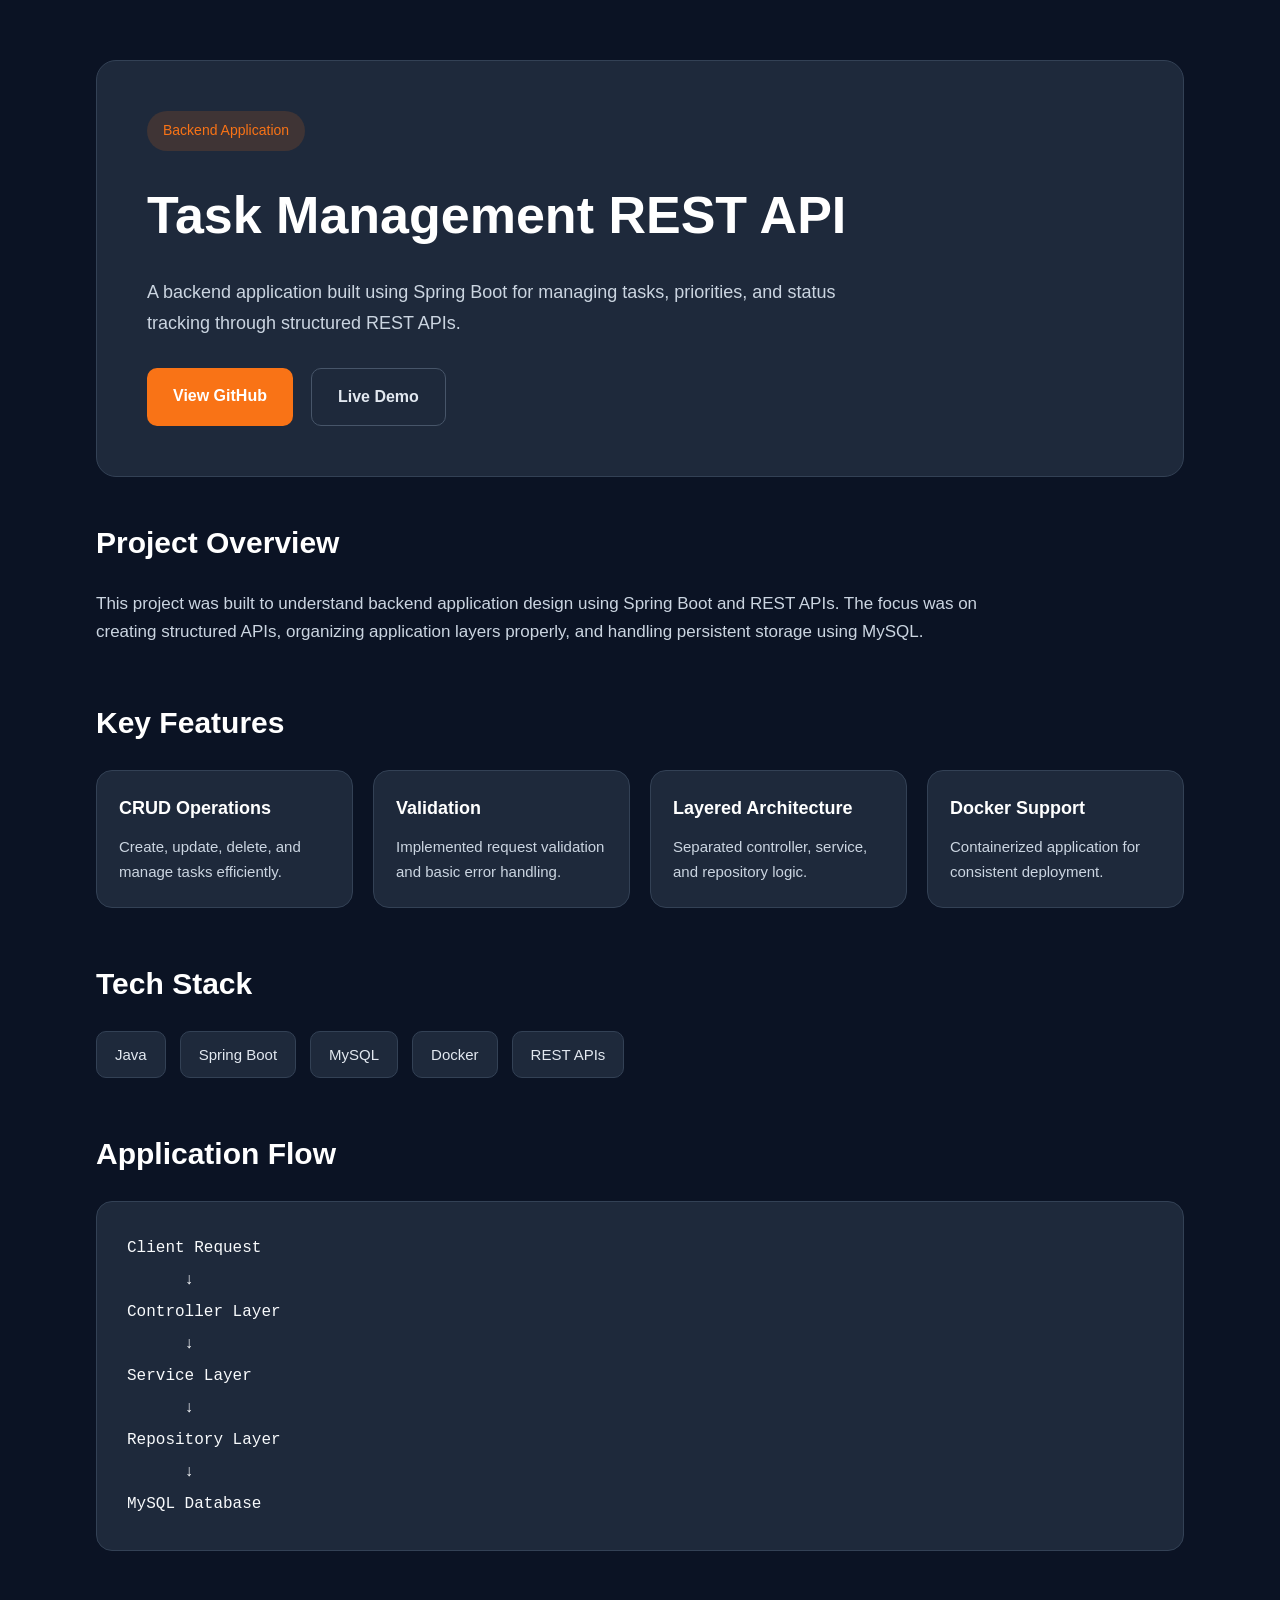
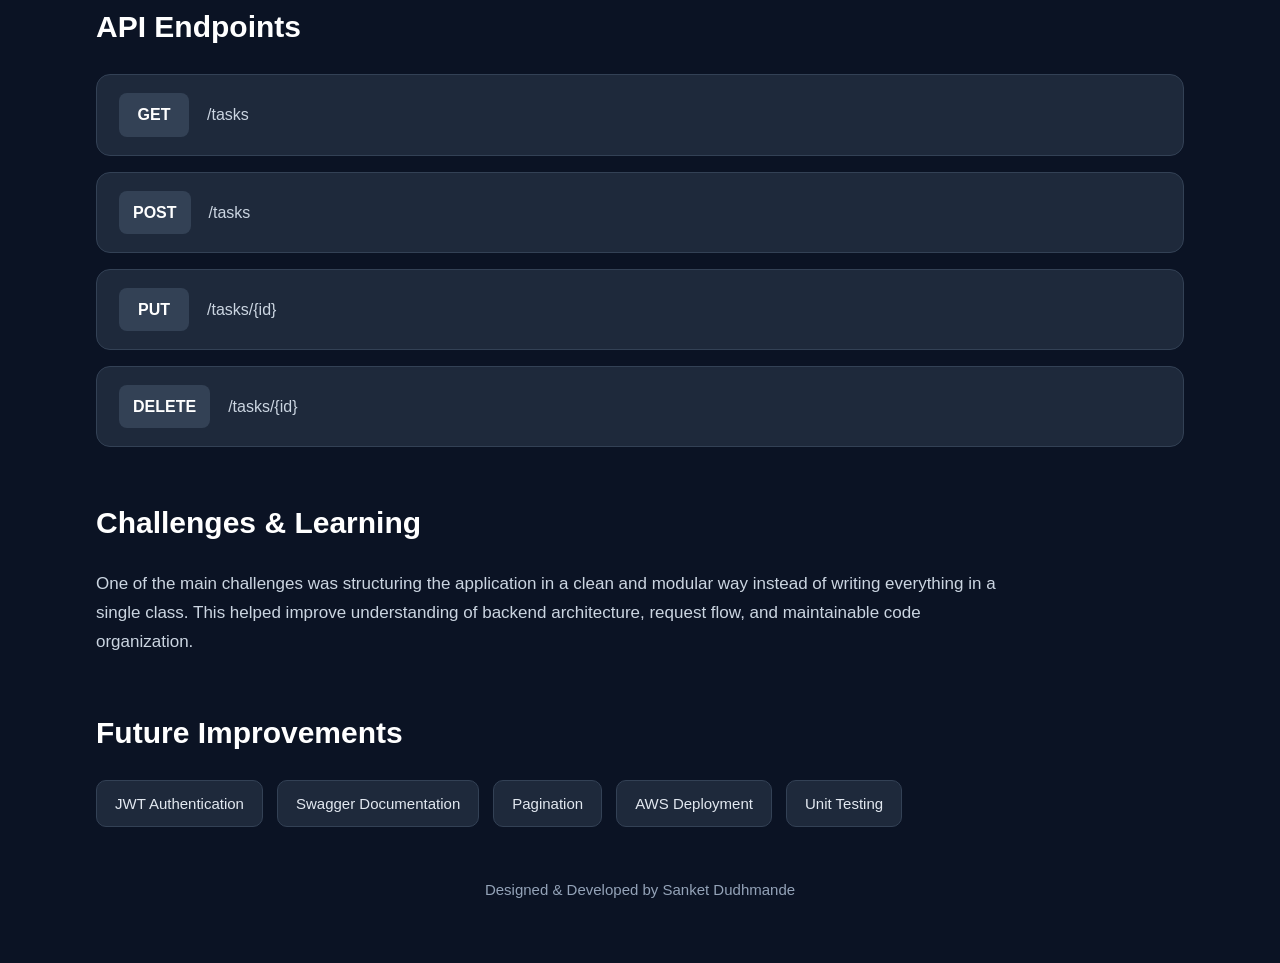
<file: project1.html>
<!DOCTYPE html>
<html lang="en">
<head>
  <meta charset="UTF-8" />
  <meta name="viewport" content="width=device-width, initial-scale=1.0" />
  <title>Project Details</title>

  <style>

    *{
      margin:0;
      padding:0;
      box-sizing:border-box;
    }

    body{
      background:#0b1324;
      color:#e2e8f0;
      font-family:Arial, sans-serif;
      line-height:1.7;
    }

    .container{
      width:85%;
      max-width:1200px;
      margin:auto;
      padding:60px 0;
    }

    /* HEADER */

    .project-header{
      background:#1e293b;
      border:1px solid #334155;
      border-radius:20px;
      padding:50px;
      margin-bottom:40px;
    }

    .project-type{
      display:inline-block;
      padding:8px 16px;
      background:rgba(249,115,22,0.15);
      color:#f97316;
      border-radius:30px;
      font-size:14px;
      margin-bottom:20px;
    }

    .project-title{
      font-size:52px;
      color:#ffffff;
      margin-bottom:18px;
    }

    .project-summary{
      font-size:18px;
      color:#cbd5e1;
      max-width:750px;
      margin-bottom:30px;
    }

    .header-buttons{
      display:flex;
      gap:18px;
      flex-wrap:wrap;
    }

    .btn{
      text-decoration:none;
      padding:14px 26px;
      border-radius:10px;
      font-weight:600;
      transition:0.3s ease;
    }

    .primary-btn{
      background:#f97316;
      color:#ffffff;
    }

    .primary-btn:hover{
      transform:translateY(-3px);
    }

    .secondary-btn{
      border:1px solid #475569;
      color:#e2e8f0;
    }

    .secondary-btn:hover{
      background:#334155;
    }

    /* SECTION */

    .section{
      margin-bottom:50px;
    }

    .section-title{
      font-size:30px;
      margin-bottom:22px;
      color:#ffffff;
    }

    .section-text{
      color:#cbd5e1;
      max-width:900px;
      font-size:17px;
    }

    /* FEATURES */

    .features-grid{
      display:grid;
      grid-template-columns:repeat(auto-fit,minmax(240px,1fr));
      gap:20px;
      margin-top:20px;
    }

    .feature-card{
      background:#1e293b;
      border:1px solid #334155;
      border-radius:16px;
      padding:22px;
    }

    .feature-card h3{
      color:#ffffff;
      margin-bottom:10px;
      font-size:18px;
    }

    .feature-card p{
      color:#cbd5e1;
      font-size:15px;
    }

    /* TECH STACK */

    .tech-stack{
      display:flex;
      flex-wrap:wrap;
      gap:14px;
      margin-top:18px;
    }

    .tech-badge{
      background:#1e293b;
      border:1px solid #334155;
      padding:10px 18px;
      border-radius:10px;
      color:#e2e8f0;
      font-size:15px;
    }

    /* FLOW */

    .flow-box{
      background:#1e293b;
      border:1px solid #334155;
      border-radius:16px;
      padding:30px;
      margin-top:20px;
      overflow-x:auto;
    }

    .flow-box pre{
      color:#f8fafc;
      font-size:16px;
      line-height:2;
    }

    /* API */

    .api-container{
      margin-top:20px;
      display:flex;
      flex-direction:column;
      gap:16px;
    }

    .api-card{
      background:#1e293b;
      border:1px solid #334155;
      border-radius:14px;
      padding:18px 22px;
      display:flex;
      align-items:center;
      gap:18px;
      flex-wrap:wrap;
    }

    .method{
      padding:8px 14px;
      border-radius:8px;
      font-weight:bold;
      min-width:70px;
      text-align:center;
      background:#334155;
      color:#ffffff;
    }

    .endpoint{
      color:#cbd5e1;
      font-size:16px;
    }

    /* FOOTER */

    .footer-note{
      margin-top:50px;
      color:#94a3b8;
      font-size:15px;
      text-align:center;
    }

    /* RESPONSIVE */

    @media(max-width:768px){

      .container{
        width:92%;
      }

      .project-header{
        padding:35px 25px;
      }

      .project-title{
        font-size:38px;
      }

      .section-title{
        font-size:25px;
      }

    }

  </style>
</head>

<body>

  <div class="container">

    <!-- HEADER -->

    <section class="project-header">

      <span class="project-type">Backend Application</span>

      <h1 class="project-title">
        Task Management REST API
      </h1>

      <p class="project-summary">
        A backend application built using Spring Boot for managing tasks,
        priorities, and status tracking through structured REST APIs.
      </p>

      <div class="header-buttons">
        <a href="#" class="btn primary-btn">
          View GitHub
        </a>

        <a href="#" class="btn secondary-btn">
          Live Demo
        </a>
      </div>

    </section>

    <!-- OVERVIEW -->

    <section class="section">

      <h2 class="section-title">
        Project Overview
      </h2>

      <p class="section-text">
        This project was built to understand backend application design using
        Spring Boot and REST APIs. The focus was on creating structured APIs,
        organizing application layers properly, and handling persistent
        storage using MySQL.
      </p>

    </section>

    <!-- FEATURES -->

    <section class="section">

      <h2 class="section-title">
        Key Features
      </h2>

      <div class="features-grid">

        <div class="feature-card">
          <h3>CRUD Operations</h3>
          <p>Create, update, delete, and manage tasks efficiently.</p>
        </div>

        <div class="feature-card">
          <h3>Validation</h3>
          <p>Implemented request validation and basic error handling.</p>
        </div>

        <div class="feature-card">
          <h3>Layered Architecture</h3>
          <p>Separated controller, service, and repository logic.</p>
        </div>

        <div class="feature-card">
          <h3>Docker Support</h3>
          <p>Containerized application for consistent deployment.</p>
        </div>

      </div>

    </section>

    <!-- TECH STACK -->

    <section class="section">

      <h2 class="section-title">
        Tech Stack
      </h2>

      <div class="tech-stack">

        <div class="tech-badge">Java</div>
        <div class="tech-badge">Spring Boot</div>
        <div class="tech-badge">MySQL</div>
        <div class="tech-badge">Docker</div>
        <div class="tech-badge">REST APIs</div>

      </div>

    </section>

    <!-- ARCHITECTURE -->

    <section class="section">

      <h2 class="section-title">
        Application Flow
      </h2>

      <div class="flow-box">

<pre>
Client Request
      ↓
Controller Layer
      ↓
Service Layer
      ↓
Repository Layer
      ↓
MySQL Database
</pre>

      </div>

    </section>

    <!-- API SECTION -->

    <section class="section">

      <h2 class="section-title">
        API Endpoints
      </h2>

      <div class="api-container">

        <div class="api-card">
          <div class="method">GET</div>
          <div class="endpoint">/tasks</div>
        </div>

        <div class="api-card">
          <div class="method">POST</div>
          <div class="endpoint">/tasks</div>
        </div>

        <div class="api-card">
          <div class="method">PUT</div>
          <div class="endpoint">/tasks/{id}</div>
        </div>

        <div class="api-card">
          <div class="method">DELETE</div>
          <div class="endpoint">/tasks/{id}</div>
        </div>

      </div>

    </section>

    <!-- CHALLENGES -->

    <section class="section">

      <h2 class="section-title">
        Challenges & Learning
      </h2>

      <p class="section-text">
        One of the main challenges was structuring the application in a clean
        and modular way instead of writing everything in a single class.
        This helped improve understanding of backend architecture,
        request flow, and maintainable code organization.
      </p>

    </section>

    <!-- FUTURE IMPROVEMENTS -->

    <section class="section">

      <h2 class="section-title">
        Future Improvements
      </h2>

      <div class="tech-stack">

        <div class="tech-badge">JWT Authentication</div>
        <div class="tech-badge">Swagger Documentation</div>
        <div class="tech-badge">Pagination</div>
        <div class="tech-badge">AWS Deployment</div>
        <div class="tech-badge">Unit Testing</div>

      </div>

    </section>

    <p class="footer-note">
      Designed & Developed by Sanket Dudhmande
    </p>

  </div>

</body>
</html>
</file>
<file: stylesheet.css>
@import url('https://fonts.googleapis.com/css2?family=Puritan&display=swap');

@import url('https://fonts.googleapis.com/css2?family=Dancing+Script&display=swap');

/* font-family: 'Josefin Sans', sans-serif; */
@import url('https://fonts.googleapis.com/css2?family=Josefin+Sans:wght@300&display=swap');


/*QuickSand*/
@import url('https://fonts.googleapis.com/css2?family=Dancing+Script&family=Quicksand:wght@300&display=swap');


/* Nanum Gothi */
/* font-family: "Nanum Gothic", sans-serif; */
@import url('https://fonts.googleapis.com/css2?family=Nanum+Gothic&display=swap');



@media screen and (max-width: 1024px) {

    div.displaylap,
    div.otherdetlap,
    div.scrolllap,
    div.topnav,
    a.resume,
    div.profile,
    div.fieldseteca,
    div.bottomlap {
        display: none;
    }
}

@media screen and (min-width: 1024px) {

    div.displaymob,
    div.otherdetmob,
    div.scrollmob,
    div.bottomnav,
    div.profilemob,
    div.fieldsetecamob,
    div.bottommob {
        display: none;
    }
}



html {
    scroll-behavior: smooth;

    
}

body {
    margin: 0;
    background-color: #111827;
}





.resume {
    /* float: right; */
    font-family: 'Courier New', Courier, monospace;
}

.connectedinfo {
    text-align: center;
    font-size: 3vw;
    font-family: 'Gill Sans', 'Gill Sans MT', Calibri, 'Trebuchet MS', sans-serif;
}

@media screen and (min-width: 1024px) {
    a#resumebtn {
        margin-top: 0.75vw;
        margin-right: 2%;
        font-weight: lighter;
        font-size: medium;
        text-align: center;
        font-family: 'Courier New', Courier, monospace;
        padding: 7px 14px;
        /* background-color: rgb(230, 85, 112); */
        /* background-color: rgb(147, 197, 254); */
        background-color: #111827;
        z-index: 45;
        float: right;
        /* border: 1px solid red; */
        border: 1px solid rgb(72, 78, 195);

        border-radius: 1.5vw;
        text-decoration: none;

        transition-duration: .4s;

    }
}

a#resumebtn:hover {
    /* background-color: rgb(45,184,45); */
    background-color: rgb(92, 222, 232);

    color: rgb(24, 24, 216);
    box-shadow: 0px 0px 8px #44619b;


}

#demolap {
    font-family: 'Dancing Script';
    opacity: 1;
    position: relative;
    /* background: linear-gradient(to right, #f32170, */
    /* #ff6b08,#ff6b08, #cf23cf); */
    /* background: #f97e52; */
    background: #F97316;
    -webkit-text-fill-color: transparent;
    -webkit-background-clip: text;
    animation-name: demoanimation;
    animation-duration: 2s;
    animation-delay: 5s;
    animation-fill-mode: forwards;
}


@media screen and (min-width: 1024px) {
    p#demolap {
        font-size: 5vw;
        margin-left: 5%;
        margin-right: 2%;
        line-height: 250%;
        /* letter-spacing: 5px; */

    }
}

@keyframes demoanimation {
    0% {
        color: red;
    }

    100% {
        color: green;
        /* opacity: 0; */
    }


}

@media screen and (max-width: 1024px) {
    p#demolap {
        font-size: 7.5vw;
        text-align: center;
        line-height: 250%;
        /* letter-spacing: 50px; */
    }
}

.profile {
    padding: 10px;
    box-shadow: 0 4px 8px 0 rgba(0, 0, 0, 0.5);
    text-align: center;
    overflow: hidden;
    border-radius: 5px;
    background-color: rgb(198, 216, 226);
    animation-name: profileimageanimation;
    animation-duration: 2s;
    animation-fill-mode: forwards;
    /* margin-right: 100px; */
}


@keyframes profileimageanimation {
    0% {
        opacity: 0;
        margin-top: 50%;
    }

    100% {
        margin-top: 0;
    }

}

@media screen and (min-width: 1024px) {
    div.profile {
        /* border: 1px solid black; */
        padding: 10px;
        box-shadow: 0px 7px 10px 0 rgba(162, 154, 154, 0.5);
        max-width: 220px;
        left: 20px;
        text-align: center;
        /* margin: auto; */
        float: right;
        margin: 30px;
        overflow: hidden;
        border-radius: 5px;
        transition: all 0.3s ease;

    }
    div.profile:hover{
        transform: translateY(-5%);
        scale: 1.1;

    box-shadow: 0 10px 25px rgba(157, 218, 235, 0.3);
    }
}



@media screen and (min-width: 1024px) {
    img.profilepic {
        height: 250px;
        width: 200px;
        transition: all 0.3s ease;
    }
 }


.profilemob {
    padding: 10px;
    box-shadow: 0 4px 8px 0 rgba(0, 0, 0, 0.5);
    text-align: center;
    margin: auto;
    overflow: hidden;
    border-radius: 5px;
    background-color: white;
    animation-name: profileimageanimation;
    animation-duration: 2s;


}


@media screen and (max-width: 1024px) {
    div.profilemob {
        padding: 5px;
        padding-top: 20px;
        box-shadow: 0 4px 8px 0 rgba(0, 0, 0, 0.5);
        max-width: 230px;
        text-align: center;
        margin: auto;
        overflow: hidden;
        border-radius: 5px;
    }
}


@media screen and (max-width: 1024px) {
    img.profilepicmob {
        height: 250px;
        width: 200px;
    }
}

.resume:hover {
    background-color: rgba(219, 128, 128, 0.441);
    color: white;
}

.resume-download-icon {
    height: 10%;
    width: 10%;
}

.nametitle {
    font-family: 'Puritan', sans-serif;
    color: rgb(117, 148, 189);
    float: left;
}

@media screen and (min-width: 1024px) {
    div.nametitle {
        font-size: 30px;
        margin-top: 1%;
    }
}

@media screen and (max-width: 1024px) {
    div.nametitle {
        font-size: 20px;
    }
}

.topnav {
    overflow: hidden;
    position: sticky;
    top: 0;
    z-index: 45;
    /* background: linear-gradient(to left, rgb(57, 215, 57), rgb(57, 215, 57), #5779be, #5779be, #5779be, #5779be, #5779be, #5779be, #5779be, #5779be, #5779be); */

    /* background-color: rgb(4, 4, 49); */
    /* background-color: #0B0F19; */
    background-color: #111827;
    font-family: 'Quicksand';
    font-weight: bold;
    /* animation-name: topnavanimation;
    animation-duration: 4s;
    animation-fill-mode: forwards; */
    /* box-shadow: 0 1px 80px #111827; */
    /* box-shadow: 0px 10px 10px red; */
    /* box-shadow: x y blur spread color; */
    /* box-shadow: 0px 0px 100px 1px red; */

}  



.topnav a {
    float: left;
    display: block;
    color: #f2f2f2;
    text-align: center;
    padding: 14px 16px;
    text-decoration: none;
    font-size: 1.5vw;
}

.topnav a:hover {
    background-color: #dddddd70;
    /* background-color: rgb(45, 184, 45); */
    color: black;
    /* border-radius: 0px 2vw; */
    border-radius: 10px;
}






/* BOTTOM NAV FOR MOBILE */
.bottomnav {

    overflow: hidden;
    background-color: #1d1b1b;
    display: flex;
    width: 100%;
    position: fixed;
    bottom: 0;
    z-index: 105;
    font-family: 'Quicksand';
    font-weight: bold;

}


.bottomnav a {
    float: left;
    display: block;
    color: #f2f2f2;
    text-align: center;
    padding: 14px 16px;
    text-decoration: none;
    font-size: 12px;
    width: 100%;
}





.profname {
    font-family: 'Josefin Sans', sans-serif;

}


.block-title {
    background-color: #1f2737;
    border: 0.01em solid #92c9e640;
    border-radius: 13px;
    margin: auto;
    margin-top: 5%;
    margin-bottom: -1%;
    font-family: 'Josefin Sans', sans-serif;
    /* text-align: center; */
}

@media screen and (max-width: 1024px) {
    div.block-title {
        max-width: 90%;
    }
}

@media screen and (min-width: 1024px) {
    div.block-title {
        max-width: 60%;

    }
}

#workexperience {
    background-color: #1f2737;
    border: 0.01em solid #92c9e640;
    border-radius: 13px;
    margin: auto;
    /* margin-left: 10%; */
    font-family: 'Josefin Sans', sans-serif;
    /* text-align: center; */
}

@media screen and (max-width: 1024px) {
    div#workexperience {
        max-width: 90%;
    }
}

@media screen and (min-width: 1024px) {
    div#workexperience {
        max-width: 90%;

    }
}


#jobProfile {
    color: #e2edf2;
    margin-left: 5%;
}

@media screen and (max-width: 1024px) {
    div#jobProfile {
        margin-bottom: 5px;
        margin-top: -5%;
        font-size: 3.7vw;
    }
}

@media screen and (min-width: 1024px) {
    div#jobProfile {
        margin-bottom: 20px;
        font-size: 2.3vw;
    }
}

.jobyear {
    color: #a9c3dc;
}

@media screen and (max-width: 1024px) {
    div.jobyear {
        font-size: 3vw;
        margin-left: 5%;
    }
}

@media screen and (min-width: 1024px) {
    div.jobyear {
        /* margin-bottom: 20px; */
        font-size: 1.2vw;
        margin-left: 5.5%;
        margin-top: -1%;
    }
}


@media screen and (max-width: 1024px) {
    span.company-name {
        font-size: 3.7vw;
    }
}

@media screen and (min-width: 1024px) {
    span.company-name {
        display: none;
    }
}

.tcs_logo {
    height: 40px;
    margin-bottom: -0.5%;
}

@media screen and (max-width: 1024px) {
    img.tcs_logo {
        /* height: 20px; */
        /* margin-bottom: -0.5%; */
        display: none;
    }
}

@media screen and (min-width: 1024px) {
    img.tcs_logo {
        height: 40px;
        margin-bottom: -0.5%;
    }
}

.tcs-profile {
    font-family: 'Quicksand', sans-serif;
    /* font-size: 1.5vw; */
    display: inline-block;

}

@media screen and (max-width: 1024px) {
    span.tcs-profile {
        font-size: 3vw;
        padding: 8px;
    }
}

@media screen and (min-width: 1024px) {
    span.tcs-profile {
        font-size: 1.5vw;
        padding: 10px;

    }
}

.topic_title {
    text-align: center;
    align-items: center;
    color: rgb(4, 4, 49);
    background-color: #f69b7a;
    /* position: sticky; */
    top: 7%;
    overflow: hidden;
    z-index: 100;
    letter-spacing: 1px;
}


@media screen and (max-width: 1024px) {
    div.topic_title {
        font-size: 2em;
        border-radius: 13px 13px 0px 0px;
        margin-bottom: 0%;
        padding-top: 2%;
    }
}

@media screen and (min-width: 1024px) {
    div.topic_title {
        font-size: 3.5vw;
        border-radius: 13px 13px 0px 0px;
        margin-bottom: 0%;
        padding-top: 2%;
    }
}

.topics {
    align-items: center;
    /* display:inline-flex; */
}

.skillset-hr {
    border: 0.001em solid #f5f5f574;
}

.new-skill-type {
    border-radius: 8px;
    margin: auto;
    border: 0.01em solid #f5f5f5b8;
    color: whitesmoke;
    background-color: #41526b71;

}


@media screen and (max-width: 1024px) {
    div.new-skill-type {
        /* background: #000; */
        max-width: 94%;
        margin-top: 3%;
    }
}

@media screen and (min-width: 1024px) {
    div.new-skill-type {
        /* margin: auto; */
        max-width: 94%;
        margin-top: 3%;
    }
}

.skill-type {
    font-family: 'Quicksand', sans-serif;
    /* font-size: 1.5vw; */
    padding: 3%;
}

@media screen and (max-width: 1024px) {
    span.skill-type {
        font-size: 4vw;
    }
}

@media screen and (min-width: 1024px) {
    span.skill-type {
        font-size: 1.5vw;
    }
}



.tags-2 {
    display: flex;
    flex-wrap: wrap;
    margin-left: 2.5%;
    color: white;
}

@media screen and (max-width: 1024px) {
    div.tags-2 {
        gap: 3px;
    }
}

@media screen and (min-width: 1024px) {
    div.tags-2 {
        gap: 8px;
    }
}


.tag-2 {
    background-color: #4d7cb1;
    border: 1px solid #3aa0ff;
    transition: 0.2s;
    color: rgb(255, 255, 255);


}

@media screen and (max-width: 1024px) {
    span.tag-2 {
        padding: 4px 8px;
        border-radius: 15px;
        font-size: 14px;
    }
}

@media screen and (min-width: 1024px) {
    span.tag-2 {
        padding: 8px 14px;
        border-radius: 20px;
        font-size: 14px;
    }
}


.tag-2:hover {
    background-color: #f07f5a6e;
    border: 1px solid #ff916c;
    /* transform: scale(1.5); */
    scale: 1.02;

    /* color: #0b1a2b; */
}

/* TIMELINE */
.timeline {
    max-width: 800px;
    margin: auto;
    font-family: 'Quicksand', sans-serif;
    /* margin: -1%; */

}

/* ITEM */
.timeline-item {
    display: flex;
    align-items: flex-start;
    gap: 20px;
    margin-bottom: 30px;
    transition: all 0.3s ease;
}

.timeline-item:hover {
    transform: translateX(5px);
}

@media screen and (max-width: 1024px) {
    div.timeline-item {
        margin-bottom: 15px;
    }
}

@media screen and (min-width: 1024px) {
    div.timeline-item {
        margin-bottom: 20px;
    }
}

/* LEFT SIDE (year + dot) */
.timeline-left {
    display: flex;
    flex-direction: column;
    align-items: center;
    min-width: 60px;
    position: relative;
}

/* DOT */
.timeline-dot {
    width: 12px;
    height: 12px;
    background: #f07f5a;
    border-radius: 50%;
    margin-top: 4px;
    /* box-shadow: 0 0 5px rgba(240, 127, 90, 0.7); */
    box-shadow: 0 0 8px rgba(240, 127, 90, 0.6);
}

/* YEAR */
.year {
    font-size: 13px;
    color: #7fa6c9;
    margin-bottom: 8px;
    /* margin-right: 120%; */
}

/* CONTENT */
.timeline-content {
    flex: 1;
    padding-top: 2px;
}

.eduhead {
    color: #62d0ff;

}

@media screen and (max-width: 1024px) {
    div.eduhead {
        margin-bottom: 5px;
        font-size: 4vw;
    }
}

@media screen and (min-width: 1024px) {
    div.eduhead {
        margin-bottom: 2px;
        font-size: 2.3vw;
    }
}

.inst-name {
    color: #a9c3dc;
    /* margin: 2px 0; */
    font-size: 1.2vw;
}

@media screen and (max-width: 1024px) {
    div.inst-name {
        margin: 2px 0;
        font-size: 2.5vw;
    }
}

@media screen and (min-width: 1024px) {
    div.inst-name {
        margin: 2px 0;
        font-size: 1.2vw;
    }
}

.details {
    color: #a9c3dc;
}

@media screen and (max-width: 1024px) {
    p.details {
        font-size: 2.3vw;
        margin-top: 0.5%;
    }
}

@media screen and (min-width: 1024px) {
    p.details {
        font-size: 1.2vw;
        margin-top: 2px;
    }
}

.extracursection svg {
    margin-right: 3px;
}


@media screen and (max-width: 1024px) {
    p.work-context {
        text-indent: 3%;
        border-left: 3px solid #F28C64;
        padding-left: 12px;
        padding-right: 10px;
        opacity: 0.9;
        margin-left: 3%;
        font-size: 3vw;
        margin-top: -2%;
    }
}

@media screen and (min-width: 1024px) {
    p.work-context {
        text-indent: 5%;
        border-left: 3px solid #F28C64;
        padding-left: 12px;
        padding-right: 10px;
        opacity: 0.9;
        margin-left: 3%;
        font-size: 1.4vw;
    }
}

/* SECTION WRAPPER */
.about-section {
    margin-top: 40px;
}


/* MAIN CONTENT */
.about-container {
    max-width: 900px;
    margin: auto;
    padding: 30px 20px;
    line-height: 1.7;
}

/* BLOCKS */
.about-block {
    margin-bottom: 25px;
}

/* SECTION LABELS */
.about-section-title {
    display: flex;
    align-items: center;
    gap: 10px;
    color: #F28C64;
    font-weight: 600;
    margin-bottom: 6px;
    letter-spacing: 1px;
}


@media screen and (max-width: 1024px) {
    div.about-section-title {
        font-size: 14px;
    }
}

@media screen and (min-width: 1024px) {
    div.about-section-title {
        font-size: 18px;
    }
}

/* LINE AFTER TITLE */
.about-section-title::after {
    content: "";
    flex: 1;
    height: 3px;
    border-top-left-radius: 2px;
    border-bottom-left-radius: 2px;

    /* background: rgba(255,255,255,0.1); */
    background: linear-gradient(to right, #f68961, #f68961, #5779be, #5779be, #5779be, #5779be, #5779be, #5779be, #5779be, #5779be, #5779be, #1f2737);
}

/* TEXT */
.about-container p {
    color: #c9d4e3;
    font-size: 15px;
    margin: 0;
}

@media screen and (max-width: 1024px) {
    div.about-container p{
        font-size: 14px;
        /* color: red; */
    }
}

@media screen and (min-width: 1024px) {
    div.about-container p {
        font-size: 18px;
        /* color: red; */
    }
}
/* HIGHLIGHT WORDS */
.about-container strong {
    color: #ffffff;
    font-weight: 600;
}

.menutitle {
    /* color: #ffff; */
    /* color: #d9fcfc; */
    color: rgb(4, 4, 49);
    text-align: center;
    font-family: 'Josefin Sans', sans-serif;
    /* background-color: #5779be; */
    background-color: #f68961;
    display: block;
    /* position: sticky; */
    top: 0;
    padding-top: 1%;
    z-index: 100;
    /* font-weight: bold; */

}


@media screen and (min-width: 1024px) {
    div.menutitle {
        font-size: 50px;
        /* text-shadow: 2px 2px #0000ff; */


    }
}

@media screen and (max-width: 1024px) {
    div.menutitle {
        font-size: 30px;
        /* text-shadow: 1px 1px #2424ff; */


    }
}

.hello {
    text-indent: 10vw;
    font-size: 4vw;
    margin-left: 2%;
    margin-right: 1%;
    font-family: 'Quicksand', sans-serif;
    color: #c9c9c9;
}


@media screen and (min-width: 1024px) {
    div.hello {
        font-size: 1.9vw;
    }
}

@media screen and (max-width: 1024px) {
    div.hello {
        font-size: 4vw;

    }
}

/* GRID */
.project-grid {
    display: flex;
    gap: 24px;
    flex-wrap: wrap;
    justify-content: center;
    align-items: center; /* ✅ prevents uneven vertical alignment */
    padding: 20px;
}

/* CARD */
.project-card {
    
    perspective: 1000px;
    cursor: pointer;

    flex-shrink: 0; /* ✅ prevents resizing */
    position: relative;
}


@media screen and (min-width: 1024px) {
    div.project-card {
        /* font-size: 1.9vw; */
        width: 250px;
    height: 100px;
    }
}

@media screen and (max-width: 1024px) {
    div.project-card {
        /* font-size: 1.9vw; */
        /* width: 250px; */
        width: 100%;
    height: 100px;
    }
}


/* INNER WRAPPER */
.card-inner {
    width: 100%;
    height: 100%;
    position: relative;

    transform-style: preserve-3d;
    transition: transform 0.6s ease;

    /* ✅ prevents layout recalculation */
    display: block;
}

/* FLIP STATES */
.project-card.flipped .card-inner {
    transform: rotateY(180deg);
}

@media (hover: hover) {
    .project-card:hover .card-inner {
        transform: rotateY(180deg);
    }
}

/* SIDES (FRONT + BACK) */
.card-front,
.card-back {
    position: absolute;
    inset: 0; /* ✅ ensures exact same size */

    border-radius: 12px;
    backface-visibility: hidden;

    display: flex;
    flex-direction: column;
    justify-content: center;
    align-items: center;

    padding: 12px;
    text-align: center;

    box-sizing: border-box; /* ✅ critical */
    overflow: hidden; /* ✅ prevents expansion */
}

/* FRONT */
.card-front {
    /* background: rgba(255, 255, 255, 0.04); */
    background: #41526b71;
    border: 1px solid rgba(255,255,255,0.1);
    color: #ffffff;
}

/* BACK */
.card-back {
    /* background: rgba(242, 140, 100, 0.1); */
    background-color: #5ea1ee36;
    border: 1px solid #3aa0ff;
    color: #c9d4e3;
    transform: rotateY(180deg);
}

/* TEXT RESET (VERY IMPORTANT) */
.card-front h3,
.card-front p,
.card-back p,
.card-back span {
    margin: 0; /* ✅ removes hidden spacing issues */
}

/* TEXT STYLING */
.card-front h3 {
    font-size: 15px;
    margin-bottom: 4px;
}

.card-front p {
    font-size: 12px;
    color: #a9c3dc;
}

.card-back p {
    font-size: 12px;
    line-height: 1.4;
}

.card-back span {
    font-size: 11px;
    color: #F28C64;
    margin-top: 4px;
}

/* FLIP ICON */
.flip-icon {
    position: absolute;
    top: 8px;
    right: 8px;
    width: 30px;
    height: 30px;
    opacity: 0.6;
    transition: 0.3s ease;
}

.flip-icon svg {
    width: 100%;
    height: 100%;
}

/* ICON ANIMATION */
.project-card:hover .flip-icon {
    opacity: 1;
    transform: rotate(180deg);
}

/* OPTIONAL HOVER LIFT (SAFE) */
.project-card:hover {
    /* transform: translateY(-4px); */
    transform: scale(1.1);
    transition: transform 0.3s ease;
}

.extracursection {
    flex: 1;
    border-radius: 12px;
    padding: 15px;
    /* background-color: rgba(153, 186, 186, 0.122); */
    background: rgba(255, 255, 255, 0.04);
    backdrop-filter: blur(6px);
    border: 1px solid rgba(255, 255, 255, 0.1);
    /* transition: ease; */
    transition: all 0.3s ease;
}

.extracursection:hover {
    /* transform: scale(1.02); */
    transform: translateY(-6px);
    box-shadow: 0 10px 25px rgba(0, 0, 0, 0.3);


}

.extracurriculartitle {
    font-size: 18px;
    font-weight: 600;
    margin-bottom: 8px;
    align-items: center;
    display: flex;


}

.extracurricular {
    /* color: rgb(223, 181, 126); */
    color: rgb(196, 125, 33);

    font-size: 1.5em;
    padding: 10px;
}

.fieldseteca {
    display: flex;
    gap: 20px;
    align-items: center;
    margin: auto;
    /* margin: 10%; */
    font-family: 'Quicksand', sans-serif;
    /* text-align: center; */
    padding: 1%;
}

.list-item-lap {
    font-size: 14px;
    line-height: 1.6;
}


.list-item-mob {
    font-size: 10px;
    line-height: 1.6;
    margin-left: -3%;
}



.extracursectionmob {
    display: block;
    border: 1px solid black;
    border-radius: 5px;
    margin: 10px 4px;
    margin-top: 0;
    /* width: 84%; */
    background-color: rgba(172, 202, 202, 0.294)
}

.extracurriculartitlemob {
    font-size: 5vw;
}

.extracurricularmob {
    color: rgb(196, 125, 33);
    font-size: 1em;
    /* padding: 10px; */
}

.fieldsetecamob {
    align-items: center;
    margin: auto;
    font-family: 'Quicksand', sans-serif;
}


.organizationmob,
.durationmob {
    font-size: 0.7em;
    /* color: red; */
}




.detailssection {
    display: inline-block;
    border: 1px solid black;
    border-radius: 5px;
    margin-left: 5%;
    width: 87.5%;
    background-color: rgba(153, 186, 186, 0.294);
}

.detailstitle {
    font-size: 2em;
}

.detailstable {
    text-align: center;
    align-items: center;
    margin: auto;
}


.fieldseteca {
    /* align-items: center; */
    align-items: stretch;
    margin: auto;
    font-family: 'Quicksand', sans-serif;
    /* text-align: center; */
}



.detailstable {
    border: 1px solid black;
    border-collapse: collapse;
}


.detailstr {
    border: 1px solid black;
    padding: 10px;

}

.detailstd {
    color: #0000ff;
    border: 1px solid black;
    padding: 10px;

}



.detailssectionmob {
    display: inline-block;
    border: 1px solid black;
    border-radius: 5px;
    margin-left: 5%;
    width: 87.5%;
    background-color: rgba(153, 186, 186, 0.294);
}

.detailstitlemob {
    font-size: 9em;
}

.detailstablemob {
    text-align: center;
    align-items: center;
    margin: auto;
}


.fieldsetecamob {
    align-items: center;
    margin: auto;
    font-family: 'Quicksand', sans-serif;
    /* text-align: center; */
}



.detailstablemob {
    border: 1px solid black;
    border-collapse: collapse;
    font-family: 'Quicksand', sans-serif;
    font-size: 0.8em;
}


.detailstrmob {
    border: 1px solid black;

}

.detailstdmob {
    color: #0000ff;
    border: 1px solid black;
    padding: 10px;

}







@media screen and (max-width: 1024px) {

    div.contactform {
        text-align: center;
        padding-top: 2%;
        padding-left: 0px;
        padding-right: 0px;
        font-family: 'Quicksand', sans-serif;
        /* opacity: 0.5; */
        color: white;
    }
}

@media screen and (min-width: 1024px) {
    div.contactform {
        text-align: center;
        padding-top: 2%;
        padding-left: 0%;
        padding-right: 0%;
        padding-bottom: 2%;
        font-family: 'Quicksand', sans-serif;
        border-radius: 12px;
       /* border: 0.01em solid #f5f5f5b8; */
    color: whitesmoke;
    /* background-color: #41526b71; */
        width: 80%;
        margin: 0 auto;

    }
}


.submitbutton {
    background-color: #d9f8f8;
    padding: 25px;
    padding-top: 15px;
    padding-bottom: 15px;
    border: 1px solid #5779be;
    border-radius: 15px;
    transition: 1s;
}


.submitbutton:hover {
    background-color: #96b2e8;
    padding: 25px;
    padding-top: 15px;
    padding-bottom: 15px;
    border: 1px solid #6283c5;
    border-radius: 15px;
    transition: 0.5s;
}




@media screen and (min-width: 1024px) {
    input.contactinput {
        padding: 10px;
        padding-top: 15px;
        padding-bottom: 15px;
        width: 80%;
        border: 1px solid #5779be;
        border-radius: 8px;
        background-color: #e9f2f3;
        font-family: 'Quicksand', sans-serif;
        font-size: 1vw;


    }
}

@media screen and (max-width: 1024px) {
    input.contactinput {
        padding: 3%;
        margin-bottom: 1%;
        width: 85%;
        border: 1px solid #5779be;
        border-radius: 5px;
        background-color: #e9f2f3;
        font-family: 'Quicksand', sans-serif;

    }
}


@media screen and (max-width: 1024px) {
    textarea.contactinput {
        padding: 3%;
        padding-bottom: 1px;
        width: 85%;
        border: 1px solid #5779be;
        border-radius: 3px;
        background-color: #e9f2f3;
        font-family: 'Quicksand', sans-serif;

    }
}


@media screen and (min-width: 1024px) {
    textarea.contactinput {
        padding: 10px;
        padding-top: 15px;
        padding-bottom: 15px;
        width: 80%;
        border: 1px solid #5779be;
        border-radius: 8px;
        background-color: #e9f2f3;
        font-family: 'Quicksand', sans-serif;
        font-size: 1vw;


    }
}



.contactinput:hover,
.contactinput1:hover {
    background-color: #ffffff;

}

.contactinput1 {
    padding: 10px;
    padding-top: 15px;
    padding-bottom: 15px;
    /* width: 1000%; */
    font-family: 'Quicksand', sans-serif;

    border-radius: 8px;
    background-color: #e9f2f3;
}




.collapsible {
    font-family: 'Quicksand', sans-serif;
    margin: auto;
    /* background-color: #777; */
    background-color: rgba(172, 202, 202, 0.294);
    color: white;
    cursor: pointer;
    padding: 10px;
    width: 100%;
    border: none;
    border-radius: 5px;
    text-align: left;
    outline: none;
    font-size: 12px;
}

.active,
.collapsible:hover {
    background-color: #555;
}



.plus {
    float: right;
    scale: 2;
}

.live {
    font-size: small;
    color: #fe723f;
    text-decoration: none;
}

a.live:hover {
    text-decoration: underline;
}

.content {
    padding: 0 1px;
    max-height: 0;
    overflow: hidden;
    transition: max-height 0.2s ease-out;
    background-color: #f1f1f1;
    font-family: 'Quicksand', sans-serif;
    color: #080842;
    font-size: 12px;
}



.connections {
    margin: auto;
    align-items: center;
    display: flex;
    /* width: 50%; */
    background-color: #333;
    display: flex;
    justify-content: center;
}


.connections a {
    float: left;
    display: block;
    color: #f2f2f2;
    text-align: center;
    padding: 14px 16px;
    text-decoration: none;
    font-size: 12px;
    width: 100%;
}

.connections img {
    width: 30px;
}


.bottominfo {
    background-color: #333;
    color: white;
    padding: 10px;
    text-align: center;
    width: 800%;
}


.bottominfo1 {
    background-color: #333;
    color: white;
    padding: 10px;
    text-align: center;
    /* width: 800%; */
}


.bottominfo,
.bottominfo1 {
    font-family: 'Quicksand';
    font-size: small;
}



input[type=number]::-webkit-outer-spin-button,
input[type=number]::-webkit-inner-spin-button {
    -webkit-appearance: none;
    /* Chrome, Safari, Edge, Opera */

}


/*

@media screen and (max-width: 1024px) {
    div.{
        
    }
}

@media screen and (min-width: 1024px) {
    div. {
        
    }
}

*/
</file>
